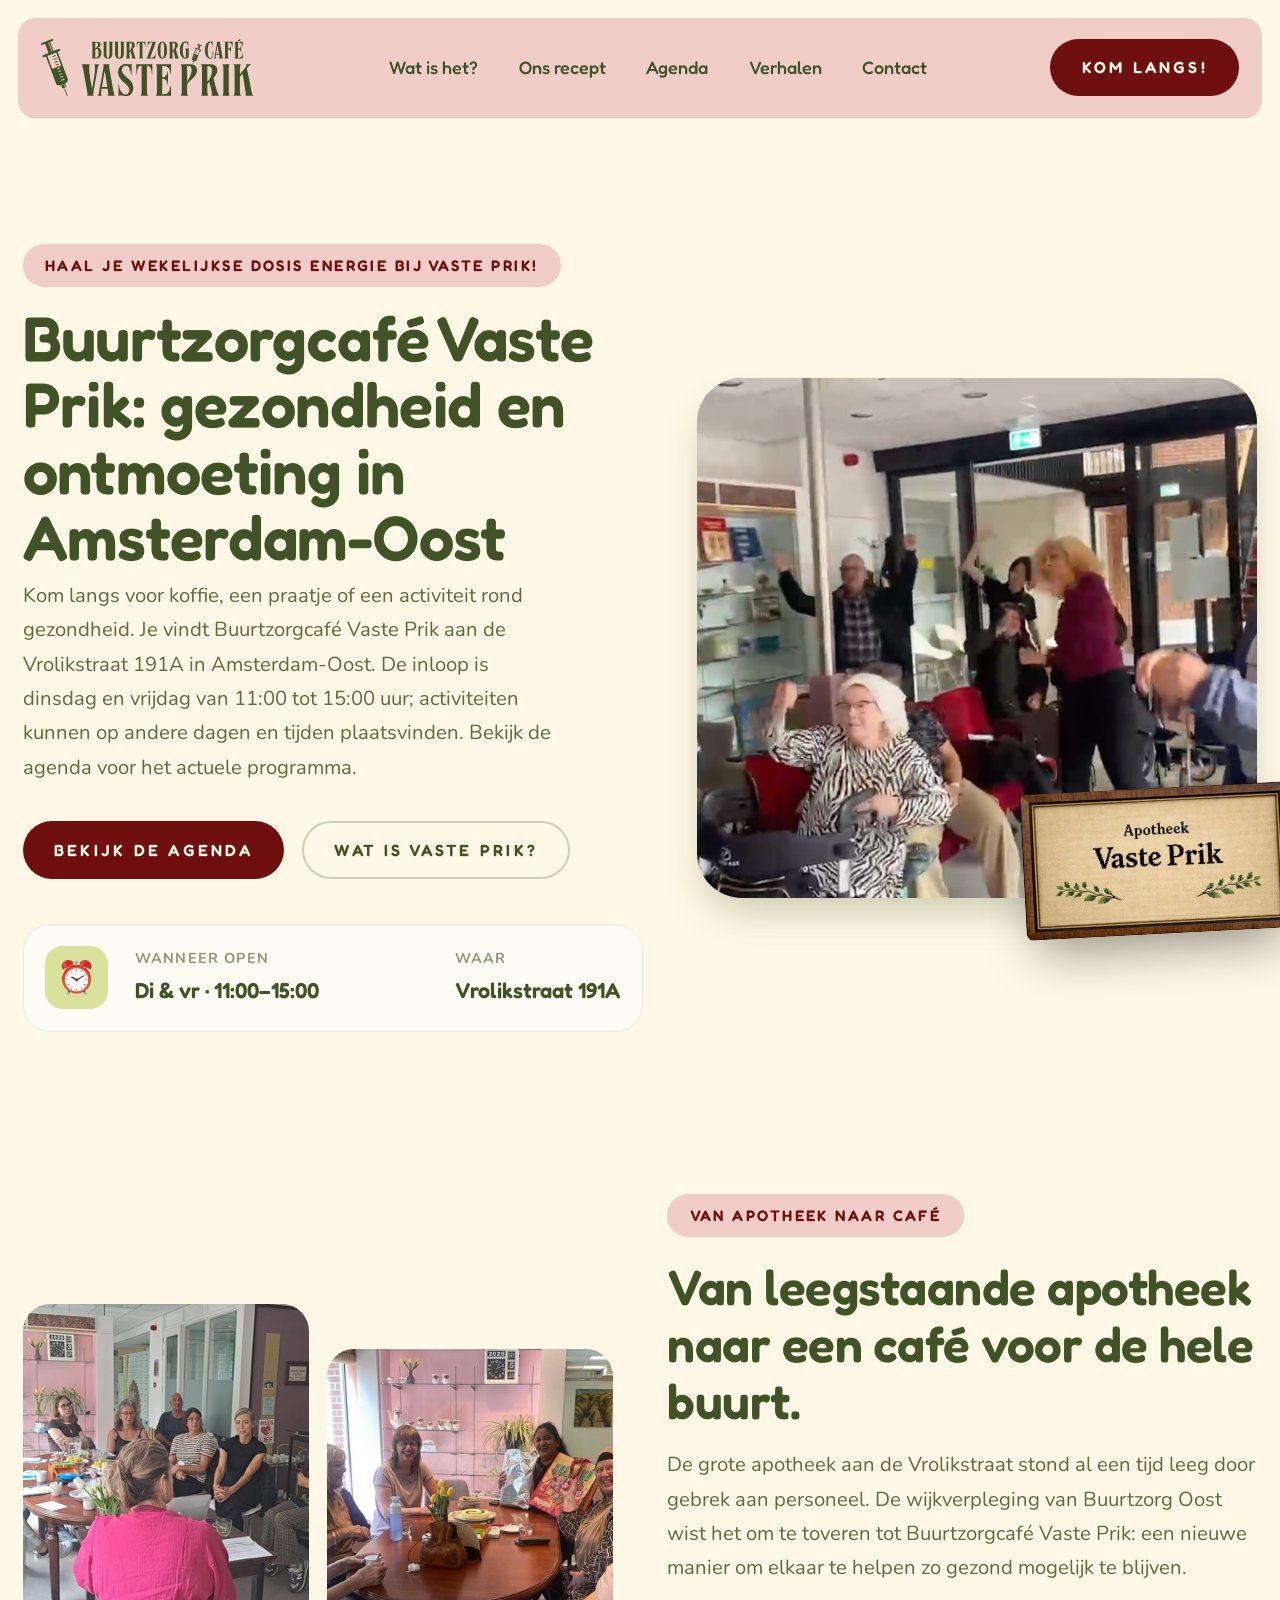
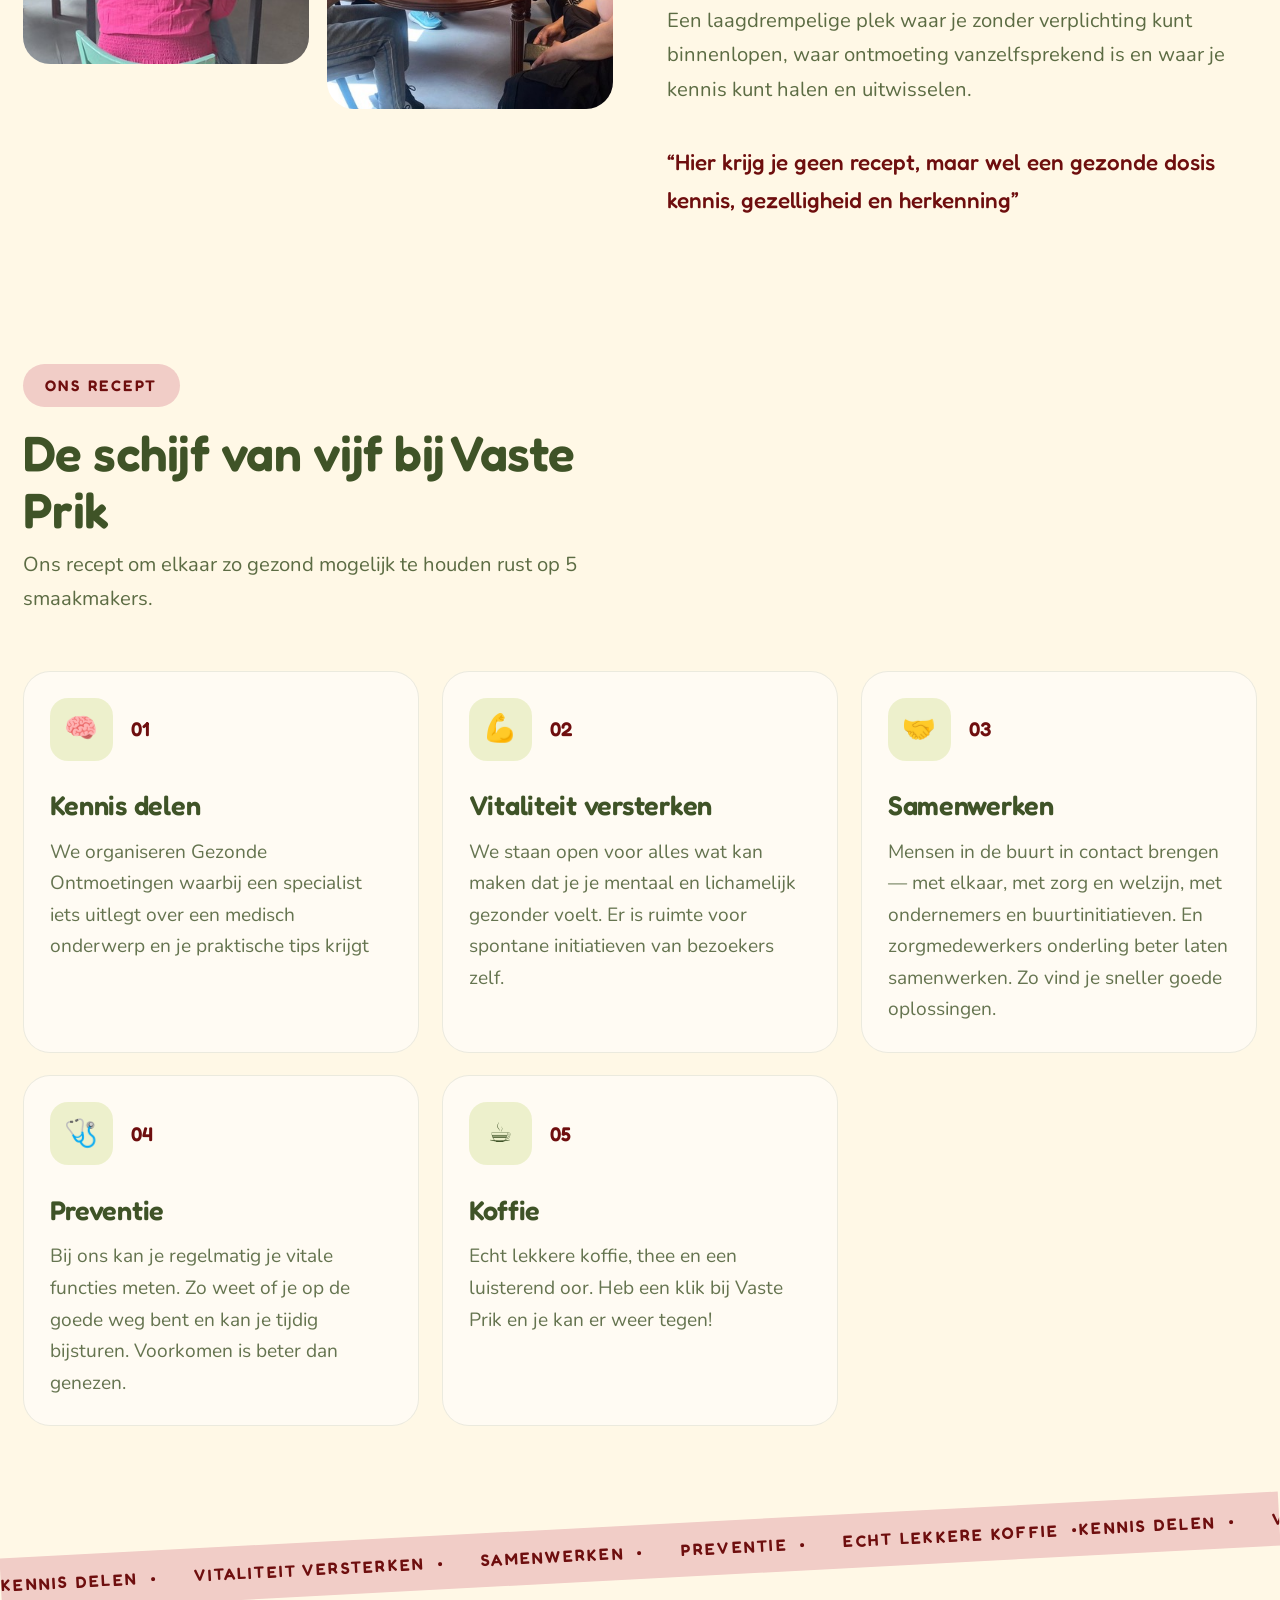
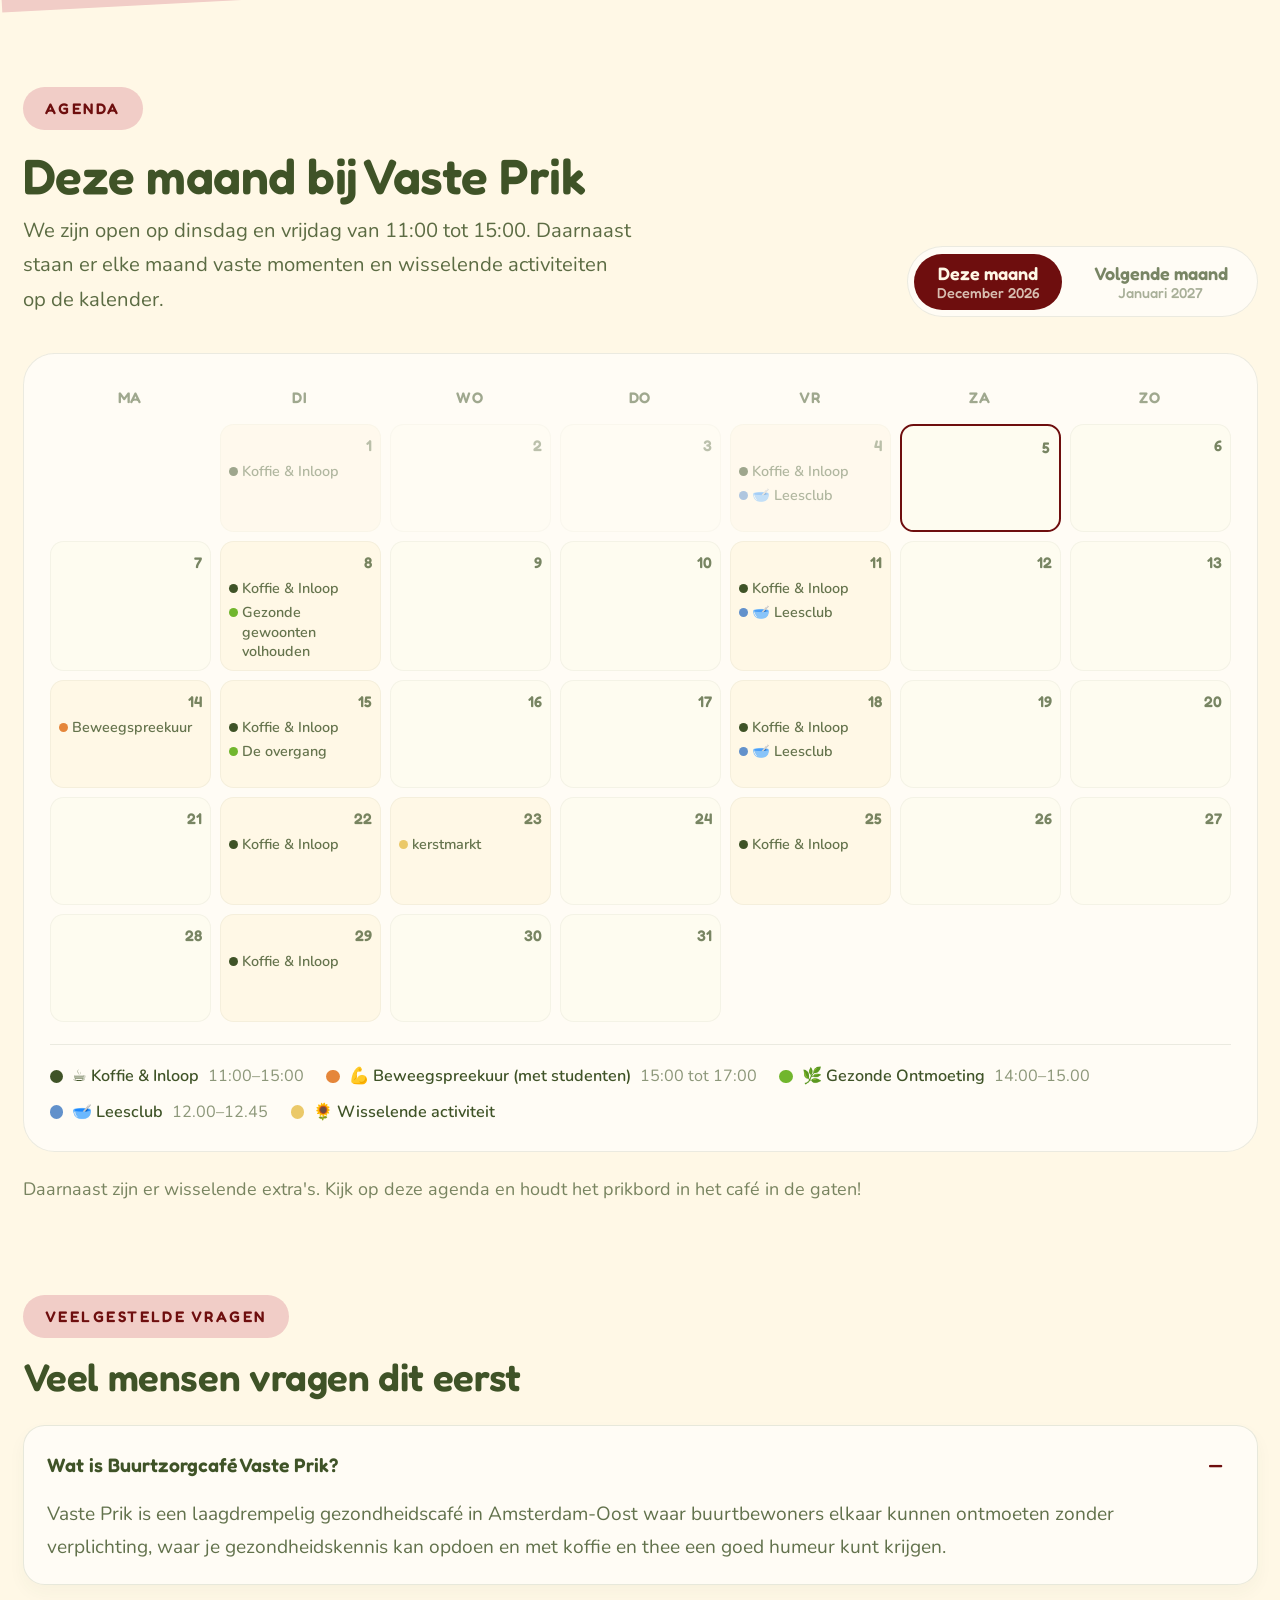
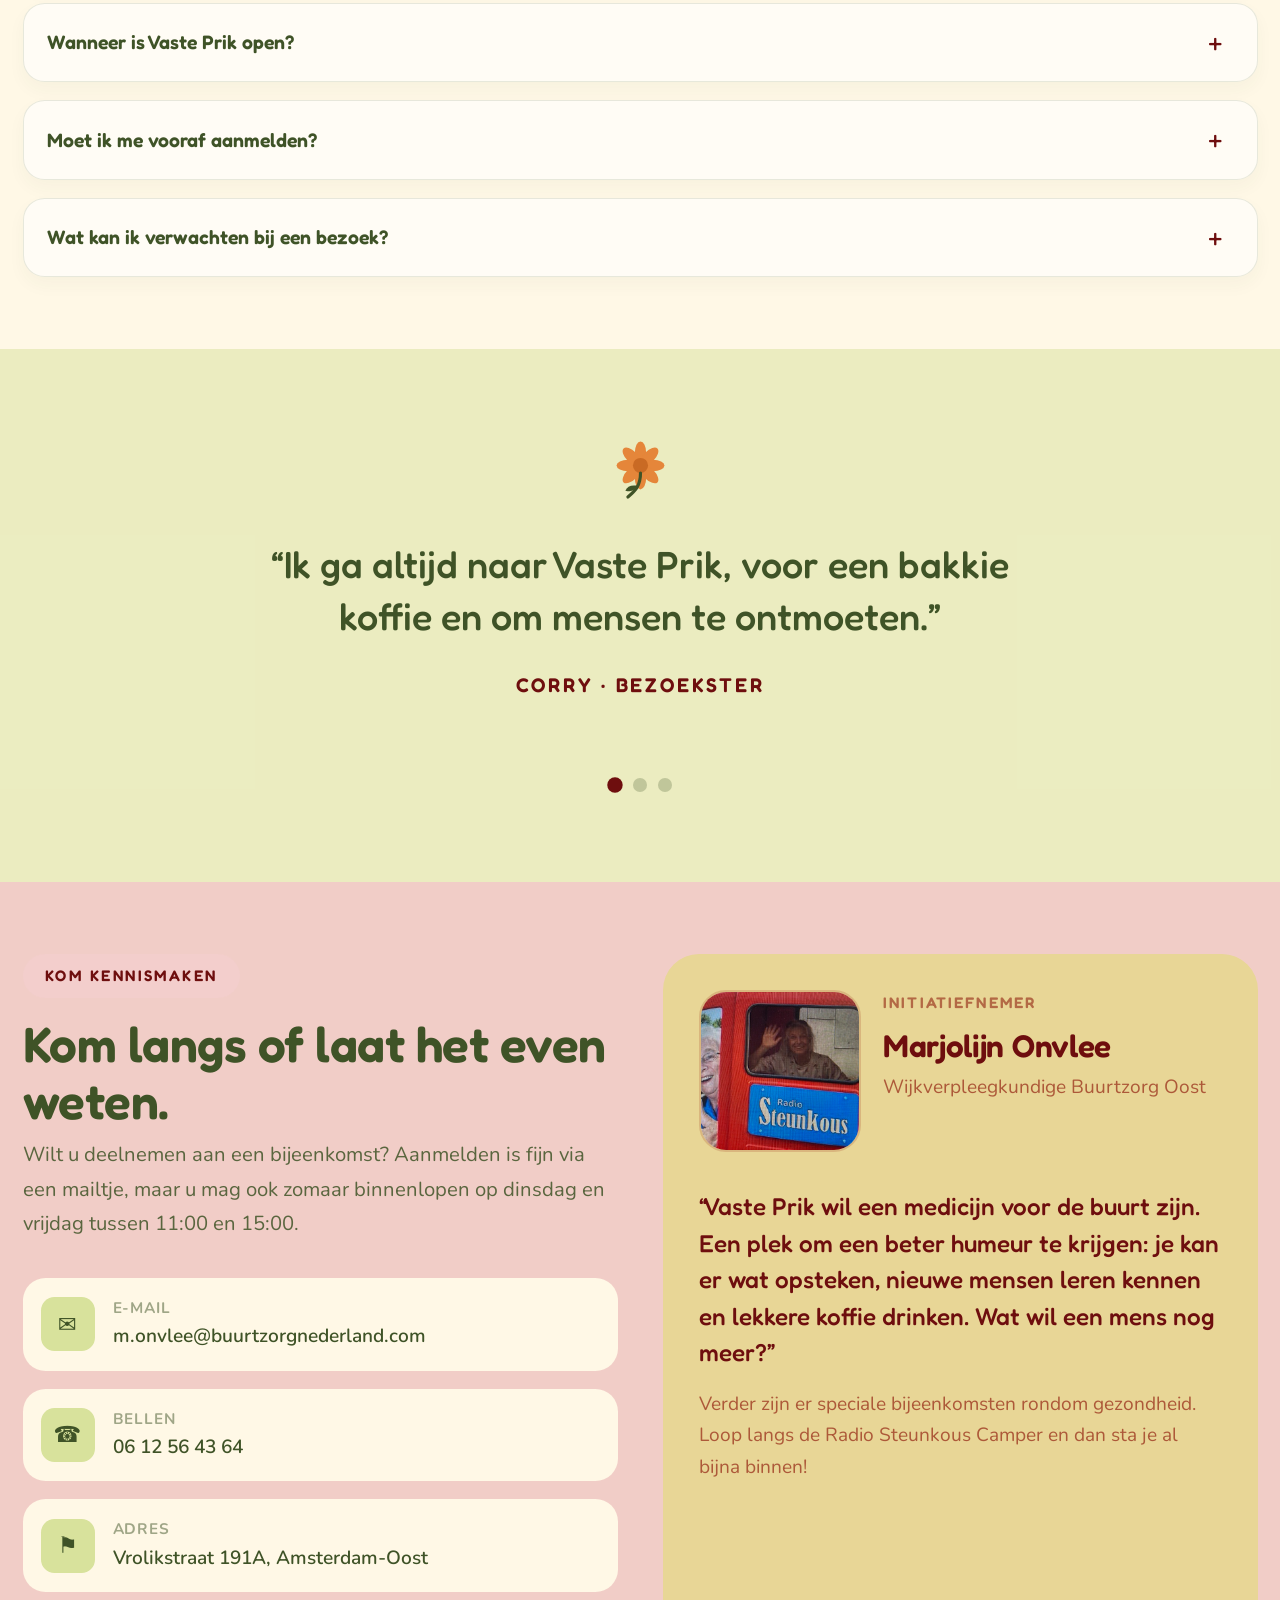
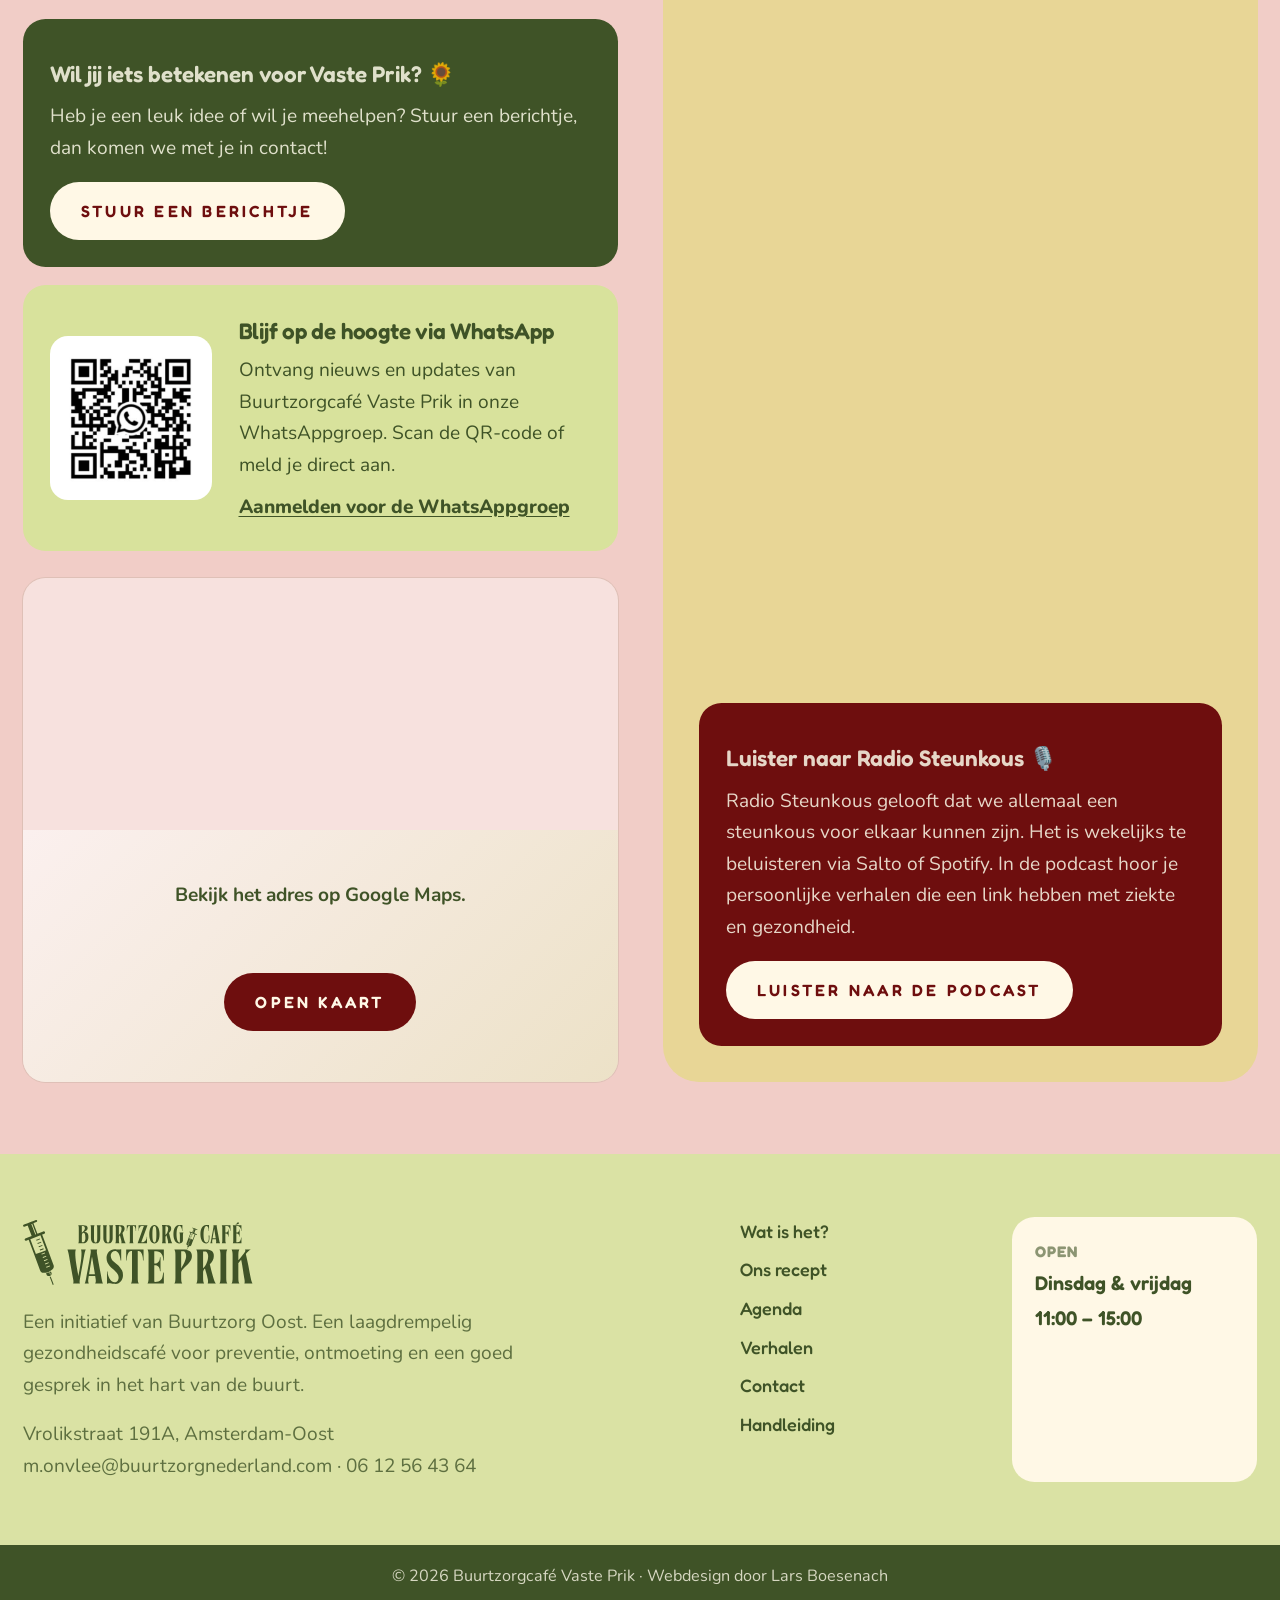
<file: index.html>
<!doctype html>
<html lang="nl">
<head>
  <meta charset="UTF-8" />
  <meta name="viewport" content="width=device-width, initial-scale=1.0" />
  <meta name="description" content="Buurtzorgcafé Vaste Prik is een laagdrempelig gezondheidscafé in Amsterdam-Oost: koffie, kennis delen, beweging, preventie en ontmoetingen in de buurt." />
  <meta name="theme-color" content="#f6dedd" />
  <meta name="robots" content="index, follow" />
  <meta name="author" content="Buurtzorgcafé Vaste Prik" />
  <meta property="og:type" content="website" />
  <meta property="og:site_name" content="Buurtzorgcafé Vaste Prik" />
  <meta property="og:title" content="Buurtzorgcafé Vaste Prik | Gezondheidscafé in Amsterdam-Oost" />
  <meta property="og:description" content="Koffie, ontmoeting en preventie in de buurt. Kom langs bij Buurtzorgcafé Vaste Prik voor een laagdrempelige, gezonde babbel in Amsterdam-Oost." />
  <meta property="og:url" content="https://www.vasteprik.nl/" />
  <meta property="og:image" content="https://www.vasteprik.nl/assets/vaste-prik-logo.jpg" />
  <meta property="og:image:alt" content="Logo van Buurtzorgcafé Vaste Prik" />
  <meta property="og:locale" content="nl_NL" />
  <meta name="twitter:card" content="summary_large_image" />
  <meta name="twitter:title" content="Buurtzorgcafé Vaste Prik" />
  <meta name="twitter:description" content="Koffie, preventie en ontmoeting in de buurt. Ontdek Buurtzorgcafé Vaste Prik in Amsterdam-Oost." />
  <meta name="twitter:image" content="https://www.vasteprik.nl/assets/vaste-prik-logo.jpg" />
  <link rel="canonical" href="https://www.vasteprik.nl/" />
  <link rel="icon" type="image/svg+xml" href="assets/App-symbool-vasteprik.svg" />
  <link rel="icon" href="favicon.ico" sizes="any" />
  <link rel="icon" type="image/png" sizes="256x256" href="assets/vaste-prik-logo-256.png" />
  <link rel="manifest" href="site.webmanifest" />
  <script type="application/ld+json">
    {
      "@context": "https://schema.org",
      "@type": "Organization",
      "name": "Buurtzorgcafé Vaste Prik",
      "url": "https://www.vasteprik.nl/",
      "logo": "https://www.vasteprik.nl/assets/vaste-prik-logo-256.png",
      "description": "Een laagdrempelig gezondheidscafé voor ontmoeting, kennis delen en preventie in Amsterdam-Oost."
    }
  </script>
  <title>Buurtzorgcafé Vaste Prik | Gezondheid, koffie en ontmoeting in Amsterdam-Oost</title>
  <link rel="stylesheet" href="style.css?v=2" />
</head>
<body>

  <!-- Nav -->
  <div class="site-header-wrap">
    <header class="site-header">
      <div class="wrap header-inner">
        <a href="#top" class="brand brand-new" aria-label="Vaste Prik, nieuw logo">
          <img src="assets/Logo-symbool%20-%20Vaste-Prik%20-%3E.svg" alt="" class="brand-symbol" />
          <img src="assets/Vaste%20Prik%20Logo.svg" alt="Vaste Prik" class="brand-svg-logo" />
        </a>
        <nav class="main-nav" aria-label="Hoofdnavigatie">
          <a href="#wat">Wat is het?</a>
          <a href="#recept">Ons recept</a>
          <a href="#agenda">Agenda</a>
          <a href="#verhalen">Verhalen</a>
          <a href="#contact">Contact</a>
        </nav>
        <a href="#contact" class="btn btn-solid">Kom langs!</a>
      </div>
    </header>
  </div>

  <main id="top">

    <!-- Hero -->
    <section class="hero">
      <div class="wrap hero-grid">
        <div class="hero-copy">
          <span class="pill">Haal je wekelijkse dosis energie bij Vaste Prik!</span>
          <h1 data-c="hero.titel">Buurtzorgcafé Vaste Prik: gezondheid en ontmoeting in Amsterdam-Oost</h1>
          <p class="lead" data-c="hero.tekst">
            Kom langs voor koffie, een praatje of een activiteit rond gezondheid. Je vindt
            Buurtzorgcafé Vaste Prik aan de Vrolikstraat 191A in Amsterdam-Oost. De inloop is
            dinsdag en vrijdag van 11:00 tot 15:00 uur; activiteiten kunnen op andere dagen
            en tijden plaatsvinden. Bekijk de agenda voor het actuele programma.
          </p>
          <div class="hero-buttons">
            <a href="#agenda" class="btn btn-solid">Bekijk de agenda</a>
            <a href="#wat" class="btn btn-ghost">Wat is Vaste Prik?</a>
          </div>

          <div class="hero-info">
            <span class="hero-info-icon">⏰</span>
            <div class="hero-info-cols">
              <div>
                <p class="label">Wanneer open</p>
                <p class="value">Di &amp; vr · 11:00–15:00</p>
              </div>
              <div>
                <p class="label">Waar</p>
                <p class="value" data-c="contact.adres_kort">Vrolikstraat 191A</p>
              </div>
            </div>
          </div>
        </div>

        <div class="hero-media">
          <div class="hero-photo-frame">
            <img
              src="assets/vaste-prik-dansactiviteit.jpg"
              alt="Dansactiviteit bij Buurtzorgcafé Vaste Prik"
              data-c-src="hero.foto"
              data-c-alt="hero.foto_alt"
              data-c-lightbox-src="hero.lightbox_foto"
              data-lightbox
              tabindex="0"
            />
          </div>
          <img
            src="assets/bordje-vaste-prik.jpg"
            alt="Geborduurd bordje met de tekst Apotheek Vaste Prik"
            data-c-src="hero.bordje"
            data-c-alt="hero.bordje_alt"
            class="hero-badge"
            data-lightbox
            tabindex="0"
          />
        </div>
      </div>
    </section>

    <!-- Wat is het -->
    <section id="wat" class="section">
      <div class="wrap wat-grid">
        <div class="wat-images">
          <img
            src="assets/vaste-prik-2.jpeg"
            alt="Bijscholing bij Buurtzorgcafé Vaste Prik"
            data-c-src="wat.foto1"
            data-c-alt="wat.foto1_alt"
            class="wat-img wat-img-1"
            data-lightbox
            tabindex="0"
          />
          <img
            src="assets/vaste-prik-3.jpeg"
            alt="Verjaardag bij Buurtzorgcafé Vaste Prik"
            data-c-src="wat.foto2"
            data-c-alt="wat.foto2_alt"
            class="wat-img wat-img-2"
            data-lightbox
            tabindex="0"
          />
        </div>
        <div class="wat-copy">
          <span class="pill">Van apotheek naar café</span>
          <h2 data-c="wat.titel">Van leegstaande apotheek naar een café voor de hele buurt.</h2>
          <div data-c-lijst="wat.alineas">
          <p>
            De grote apotheek aan de Vrolikstraat stond al een tijd leeg door gebrek aan
            personeel. De wijkverpleging van Buurtzorg Oost wist het om te toveren tot
            Buurtzorgcafé Vaste Prik: een nieuwe manier om elkaar te helpen zo gezond
            mogelijk te blijven.
          </p>
          <p>
            Een laagdrempelige plek waar je zonder verplichting kunt binnenlopen, mag blijven
            hangen en waar ontmoeting vanzelfsprekend is.
          </p>
          </div>
          <p class="quote" data-c="wat.quote" data-c-quotes>
            &ldquo;Je komt hier voor een prik van verbinding, een injectie van kennis en een
            shot herkenning.&rdquo;
          </p>
        </div>
      </div>
    </section>

    <!-- Ons recept -->
    <section id="recept" class="section">
      <div class="wrap">
        <div class="recept-intro">
          <span class="pill">Ons recept</span>
          <h2>De schijf van vijf bij Vaste Prik</h2>
          <p class="lead" data-c="recept.intro">Ons recept om elkaar zo gezond mogelijk te houden rust op 5 smaakmakers.</p>
        </div>

        <div class="recept-grid" id="recept-grid">
          <div class="recept-card">
            <div class="recept-head">
              <span class="recept-icon">🧠</span>
              <span class="recept-num">01</span>
            </div>
            <h3>Kennis delen</h3>
            <p>Gezonde Ontmoetingen om kennis te delen, klachten te voorkomen of draaglijker te maken.</p>
          </div>
          <div class="recept-card">
            <div class="recept-head">
              <span class="recept-icon">💪</span>
              <span class="recept-num">02</span>
            </div>
            <h3>Vitaliteit versterken</h3>
            <p>De mentale en lichamelijke gezondheid verbeteren. Er is ruimte voor spontane initiatieven die bezoekers zelf aandragen.</p>
          </div>
          <div class="recept-card">
            <div class="recept-head">
              <span class="recept-icon">🤝</span>
              <span class="recept-num">03</span>
            </div>
            <h3>Samenwerken</h3>
            <p>Mensen in de buurt in contact brengen — met elkaar, met zorg en welzijn, met ondernemers en buurtinitiatieven. En zorgmedewerkers onderling beter laten samenwerken.</p>
          </div>
          <div class="recept-card">
            <div class="recept-head">
              <span class="recept-icon">🩺</span>
              <span class="recept-num">04</span>
            </div>
            <h3>Preventie</h3>
            <p>Beter voorkomen dan genezen. Laat regelmatig je vitale functies meten en weet of je op de goede weg bent.</p>
          </div>
          <div class="recept-card">
            <div class="recept-head">
              <span class="recept-icon">☕</span>
              <span class="recept-num">05</span>
            </div>
            <h3>Koffie</h3>
            <p>Echt lekkere koffie, thee en een luisterend oor. Heb een klik bij Vaste Prik en je kan er weer tegen!</p>
          </div>
        </div>
      </div>
    </section>

    <!-- Marquee -->
    <div class="marquee-outer">
      <div class="marquee-track">
        <div class="marquee-group">
          <span>Kennis delen &nbsp;&bull;</span>
          <span>Vitaliteit versterken &nbsp;&bull;</span>
          <span>Samenwerken &nbsp;&bull;</span>
          <span>Preventie &nbsp;&bull;</span>
          <span>Echt lekkere koffie &nbsp;&bull;</span>
        </div>
        <div class="marquee-group">
          <span>Kennis delen &nbsp;&bull;</span>
          <span>Vitaliteit versterken &nbsp;&bull;</span>
          <span>Samenwerken &nbsp;&bull;</span>
          <span>Preventie &nbsp;&bull;</span>
          <span>Echt lekkere koffie &nbsp;&bull;</span>
        </div>
      </div>
    </div>

    <!-- Agenda -->
    <section id="agenda" class="section">
      <div class="wrap">
        <div class="agenda-head">
          <div class="agenda-intro">
            <span class="pill">Agenda</span>
            <h2 id="agenda-title">Deze maand bij Vaste Prik</h2>
            <p class="lead" data-c="agenda.intro">
              We zijn open op dinsdag en vrijdag van 11:00 tot 15:00. Daarnaast staan er elke
              maand vaste momenten en wisselende activiteiten op de kalender.
            </p>
          </div>
          <div class="month-toggle" role="group" aria-label="Kies maand">
            <button type="button" class="month-btn" data-offset="0">
              <span class="month-btn-label">Deze maand</span>
              <span class="month-btn-sub"></span>
            </button>
            <button type="button" class="month-btn" data-offset="1">
              <span class="month-btn-label">Volgende maand</span>
              <span class="month-btn-sub"></span>
            </button>
          </div>
        </div>

        <div class="calendar-wrap">
          <div class="calendar-weekdays">
            <div>ma</div><div>di</div><div>wo</div><div>do</div><div>vr</div><div>za</div><div>zo</div>
          </div>
          <div class="calendar-grid" id="calendar-grid"></div>

          <div class="calendar-legend" id="calendar-legend"></div>
        </div>

        <p class="agenda-note" data-c="agenda.notitie">
          Daarnaast zijn er wisselende extra's zoals een grote pan couscous, gezonde soep, een
          filmmiddag of een extra bloeddrukmoment. Houd het prikbord in het café in de
          gaten!
        </p>
      </div>
    </section>

    <section id="faq" class="section faq-section">
      <div class="wrap">
        <div class="faq-header">
          <span class="pill">Veelgestelde vragen</span>
          <h2>Veel mensen vragen dit eerst</h2>
        </div>
        <div class="faq-list" id="faq-list"></div>
      </div>
    </section>

    <!-- Verhalen -->
    <section id="verhalen" class="testimonial-section">
      <div class="wrap testimonial-wrap">
        <div class="testimonial-slider" data-testimonials aria-live="polite">
          <svg class="marigold" viewBox="0 0 100 100" aria-hidden="true">
            <g transform="translate(50 42)">
              <ellipse cx="0" cy="-20" rx="9" ry="18" fill="var(--vp-orange)" transform="rotate(0)" />
              <ellipse cx="0" cy="-20" rx="9" ry="18" fill="var(--vp-orange)" transform="rotate(45)" />
              <ellipse cx="0" cy="-20" rx="9" ry="18" fill="var(--vp-orange)" transform="rotate(90)" />
              <ellipse cx="0" cy="-20" rx="9" ry="18" fill="var(--vp-orange)" transform="rotate(135)" />
              <ellipse cx="0" cy="-20" rx="9" ry="18" fill="var(--vp-orange)" transform="rotate(180)" />
              <ellipse cx="0" cy="-20" rx="9" ry="18" fill="var(--vp-orange)" transform="rotate(225)" />
              <ellipse cx="0" cy="-20" rx="9" ry="18" fill="var(--vp-orange)" transform="rotate(270)" />
              <ellipse cx="0" cy="-20" rx="9" ry="18" fill="var(--vp-orange)" transform="rotate(315)" />
              <circle r="12" fill="#c96a24" />
            </g>
            <path d="M50 54 C 50 74, 42 82, 30 92" fill="none" stroke="var(--vp-green)" stroke-width="5" stroke-linecap="round" />
            <path d="M44 74 q -14 -2 -18 8 q 14 4 18 -8Z" fill="var(--vp-green)" />
          </svg>
          <div class="testimonial-track"></div>
          <div class="testimonial-dots" aria-label="Testimonial navigatie"></div>
        </div>
      </div>
    </section>

    <!-- Contact -->
    <section id="contact" class="contact-section">
      <div class="wrap contact-grid">
        <div>
          <span class="pill tint-darker">Kom kennismaken</span>
          <h2>Kom langs of laat het even weten.</h2>
          <p class="lead" data-c="contact.tekst">
            Wilt u deelnemen aan een bijeenkomst? Aanmelden is fijn via een mailtje, maar u mag
            ook zomaar binnenlopen op dinsdag en vrijdag tussen 11:00 en 15:00.
          </p>

          <div class="contact-links">
            <a href="mailto:m.onvlee@buurtzorgnederland.com" data-link="mail" class="contact-link">
              <span class="contact-link-icon">&#9993;</span>
              <span>
                <span class="contact-link-label">E-mail</span>
                <span class="contact-link-value" data-c="contact.email">m.onvlee@buurtzorgnederland.com</span>
              </span>
            </a>
            <a href="tel:0612564364" data-link="tel" class="contact-link">
              <span class="contact-link-icon">&#9742;</span>
              <span>
                <span class="contact-link-label">Bellen</span>
                <span class="contact-link-value" data-c="contact.telefoon">06 12 56 43 64</span>
              </span>
            </a>
            <a
              href="https://www.google.com/maps/search/?api=1&query=Vrolikstraat+191A,+Amsterdam" data-link="maps"
              target="_blank" rel="noreferrer" class="contact-link"
            >
              <span class="contact-link-icon">&#9873;</span>
              <span>
                <span class="contact-link-label">Adres</span>
                <span class="contact-link-value" data-c="contact.adres">Vrolikstraat 191A, Amsterdam-Oost</span>
              </span>
            </a>
          </div>

          <div class="doe-mee">
            <p class="doe-mee-title" data-c="contact.doemee_titel">Wil jij iets betekenen voor Vaste Prik? 🌻</p>
            <p data-c="contact.doemee_tekst">Heb je een leuk idee of wil je meehelpen? Stuur een berichtje, dan komen we met je in contact!</p>
            <a href="mailto:m.onvlee@buurtzorgnederland.com" data-link="mail" class="btn btn-light">Stuur een berichtje</a>
          </div>

          <div class="whatsapp-aanmeldblok">
            <a
              class="whatsapp-qr"
              href="https://chat.whatsapp.com/DFx1guUcWMc1KDXPZRQqZW?mode=gi_t"
              target="_blank" rel="noopener noreferrer"
              aria-label="Aanmelden voor de WhatsAppgroep van Vaste Prik"
            >
              <img
                src="assets/QR-code%20whatsappgroep.png"
                alt="QR-code om lid te worden van de WhatsAppgroep van Vaste Prik"
                width="180" height="180" loading="lazy"
              >
            </a>
            <div class="whatsapp-aanmeldtekst">
              <h3>Blijf op de hoogte via WhatsApp</h3>
              <p>Ontvang nieuws en updates van Buurtzorgcafé Vaste Prik in onze WhatsAppgroep. Scan de QR-code of meld je direct aan.</p>
              <a href="https://chat.whatsapp.com/DFx1guUcWMc1KDXPZRQqZW?mode=gi_t" target="_blank" rel="noopener noreferrer">
                Aanmelden voor de WhatsAppgroep
              </a>
            </div>
          </div>

          <div class="map-embed">
            <iframe
              id="map-embed"
              title="Kaart Vrolikstraat 191A, Amsterdam-Oost"
              src="https://www.google.com/maps?q=Vrolikstraat+191A,+Amsterdam&output=embed"
              data-link="mapembed"
              loading="lazy"
              referrerpolicy="no-referrer-when-downgrade"
            ></iframe>
            <div class="map-fallback" hidden>
              <p>Bekijk het adres op Google Maps.</p>
              <a
                href="https://www.google.com/maps/search/?api=1&query=Vrolikstraat+191A,+Amsterdam"
                target="_blank" rel="noreferrer"
                class="btn btn-solid"
              >
                Open kaart
              </a>
            </div>
          </div>
          
        </div>

        <div class="contact-side">
          <div>
            <div class="contact-person">
              <img
                src="assets/marjolijn-onvlee.jpg"
                alt="Marjolijn Onvlee bij Radio Steunkous"
                data-c-src="contact.persoon.foto"
                data-c-alt="contact.persoon.foto_alt"
                data-lightbox
                tabindex="0"
              />
              <div>
                <p class="contact-person-role" data-c="contact.persoon.rol">Initiatiefnemer</p>
                <h3 data-c="contact.persoon.naam">Marjolijn Onvlee</h3>
                <p class="contact-person-sub" data-c="contact.persoon.functie">Wijkverpleegkundige Buurtzorg Oost</p>
              </div>
            </div>
            <p class="contact-quote" data-c="contact.persoon.quote" data-c-quotes>
              &ldquo;Vaste Prik wil een medicijn voor de buurt zijn. Een plek om een beter humeur
              te krijgen: je kan er wat opsteken, nieuwe mensen leren kennen en lekkere koffie
              drinken. Wat wil een mens nog meer?&rdquo;
            </p>
            <p class="contact-extra" data-c="contact.persoon.extra">
              Verder zijn er speciale bijeenkomsten en cursussen rondom gezondheid. En de Radio
              Steunkous Camper is er ook te bewonderen.
            </p>
          </div>
          <div class="doe-mee radio-steunkous">
            <p class="doe-mee-title" data-c="contact.radio_titel">Luister naar Radio Steunkous 🎙️</p>
            <p data-c="contact.radio_tekst">Iedere dinsdag maakt Marjolijn een nieuwe aflevering van Radio Steunkous. In de podcast komen gezondheid, zorg en ouder worden aan bod, met persoonlijke verhalen en ideeën over hoe je zo gezond en prettig mogelijk ouder wordt.</p>
            <a href="https://www.radiosteunkous.nl/" target="_blank" rel="noopener noreferrer" class="btn btn-light" data-c="contact.radio_knop">Luister naar de podcast</a>
          </div>
        </div>
      </div>
    </section>

  </main>

  <!-- Footer -->
  <footer class="site-footer">
    <div class="wrap footer-grid">
      <div>
        <div class="footer-brand">
          <img src="assets/Logo-symbool%20-%20Vaste-Prik%20-%3E.svg" alt="" class="brand-symbol" />
          <img src="assets/Vaste%20Prik%20Logo.svg" alt="Buurtzorgcafé Vaste Prik" class="brand-svg-logo" />
        </div>
        <p class="footer-desc" data-c="footer.beschrijving">
          Een initiatief van Buurtzorg Oost. Een laagdrempelig gezondheidscafé voor
          preventie, ontmoeting en een goed gesprek in het hart van de buurt.
        </p>
        <p class="footer-contact">
          <a href="https://www.google.com/maps/search/?api=1&query=Vrolikstraat+191A,+Amsterdam" data-link="maps" target="_blank" rel="noreferrer" data-c="contact.adres">
            Vrolikstraat 191A, Amsterdam-Oost
          </a>
          <br />
          <a href="mailto:m.onvlee@buurtzorgnederland.com" data-link="mail" data-c="contact.email">m.onvlee@buurtzorgnederland.com</a>
          &middot;
          <a href="tel:0612564364" data-link="tel" data-c="contact.telefoon">06 12 56 43 64</a>
        </p>
      </div>
      <div class="footer-cols">
        <nav class="footer-nav">
          <a href="#wat">Wat is het?</a>
          <a href="#recept">Ons recept</a>
          <a href="#agenda">Agenda</a>
          <a href="#verhalen">Verhalen</a>
          <a href="#contact">Contact</a>
          <a href="handleiding.html">Handleiding</a>
        </nav>
        <div class="footer-open">
          <p class="footer-open-label">Open</p>
          <p class="footer-open-value">Dinsdag &amp; vrijdag</p>
          <p class="footer-open-value">11:00 – 15:00</p>
        </div>
      </div>
    </div>
    <div class="footer-bottom">
      <span id="footer-year"></span> Buurtzorgcafé Vaste Prik &middot; Webdesign door <a href="https://www.larsboesenach.nl/" target="_blank" rel="noreferrer">Lars Boesenach</a>
    </div>
  </footer>

  <dialog class="lightbox" id="lightbox" aria-label="Vergrote afbeelding">
    <button class="lightbox-close" type="button" aria-label="Afbeelding sluiten">&times;</button>
    <img class="lightbox-image" alt="" />
  </dialog>

  <script type="application/ld+json">
    {
      "@context": "https://schema.org",
      "@type": "HealthClub",
      "name": "Buurtzorgcafé Vaste Prik",
      "description": "Buurtzorgcafé Vaste Prik is een laagdrempelig gezondheidscafé in Amsterdam-Oost waar bezoekers elkaar ontmoeten, kennis delen en gezonder leven.",
      "url": "https://www.vasteprik.nl/",
      "telephone": "+31 6 12 56 43 64",
      "address": {
        "@type": "PostalAddress",
        "streetAddress": "Vrolikstraat 191A",
        "addressLocality": "Amsterdam",
        "addressRegion": "Noord-Holland",
        "postalCode": "1091",
        "addressCountry": "NL"
      },
      "openingHours": [
        "Tu,Fr 11:00-15:00"
      ],
      "sameAs": [],
      "mainEntity": {
        "@type": "Question",
        "name": "Wanneer is Vaste Prik open?",
        "acceptedAnswer": {
          "@type": "Answer",
          "text": "We zijn open op dinsdag en vrijdag van 11:00 tot 15:00. Je bent altijd welkom voor koffie, thee, een praatje of een van de vaste activiteiten."
        }
      }
    }
  </script>

  <script src="script.js"></script>
</body>
</html>
</file>
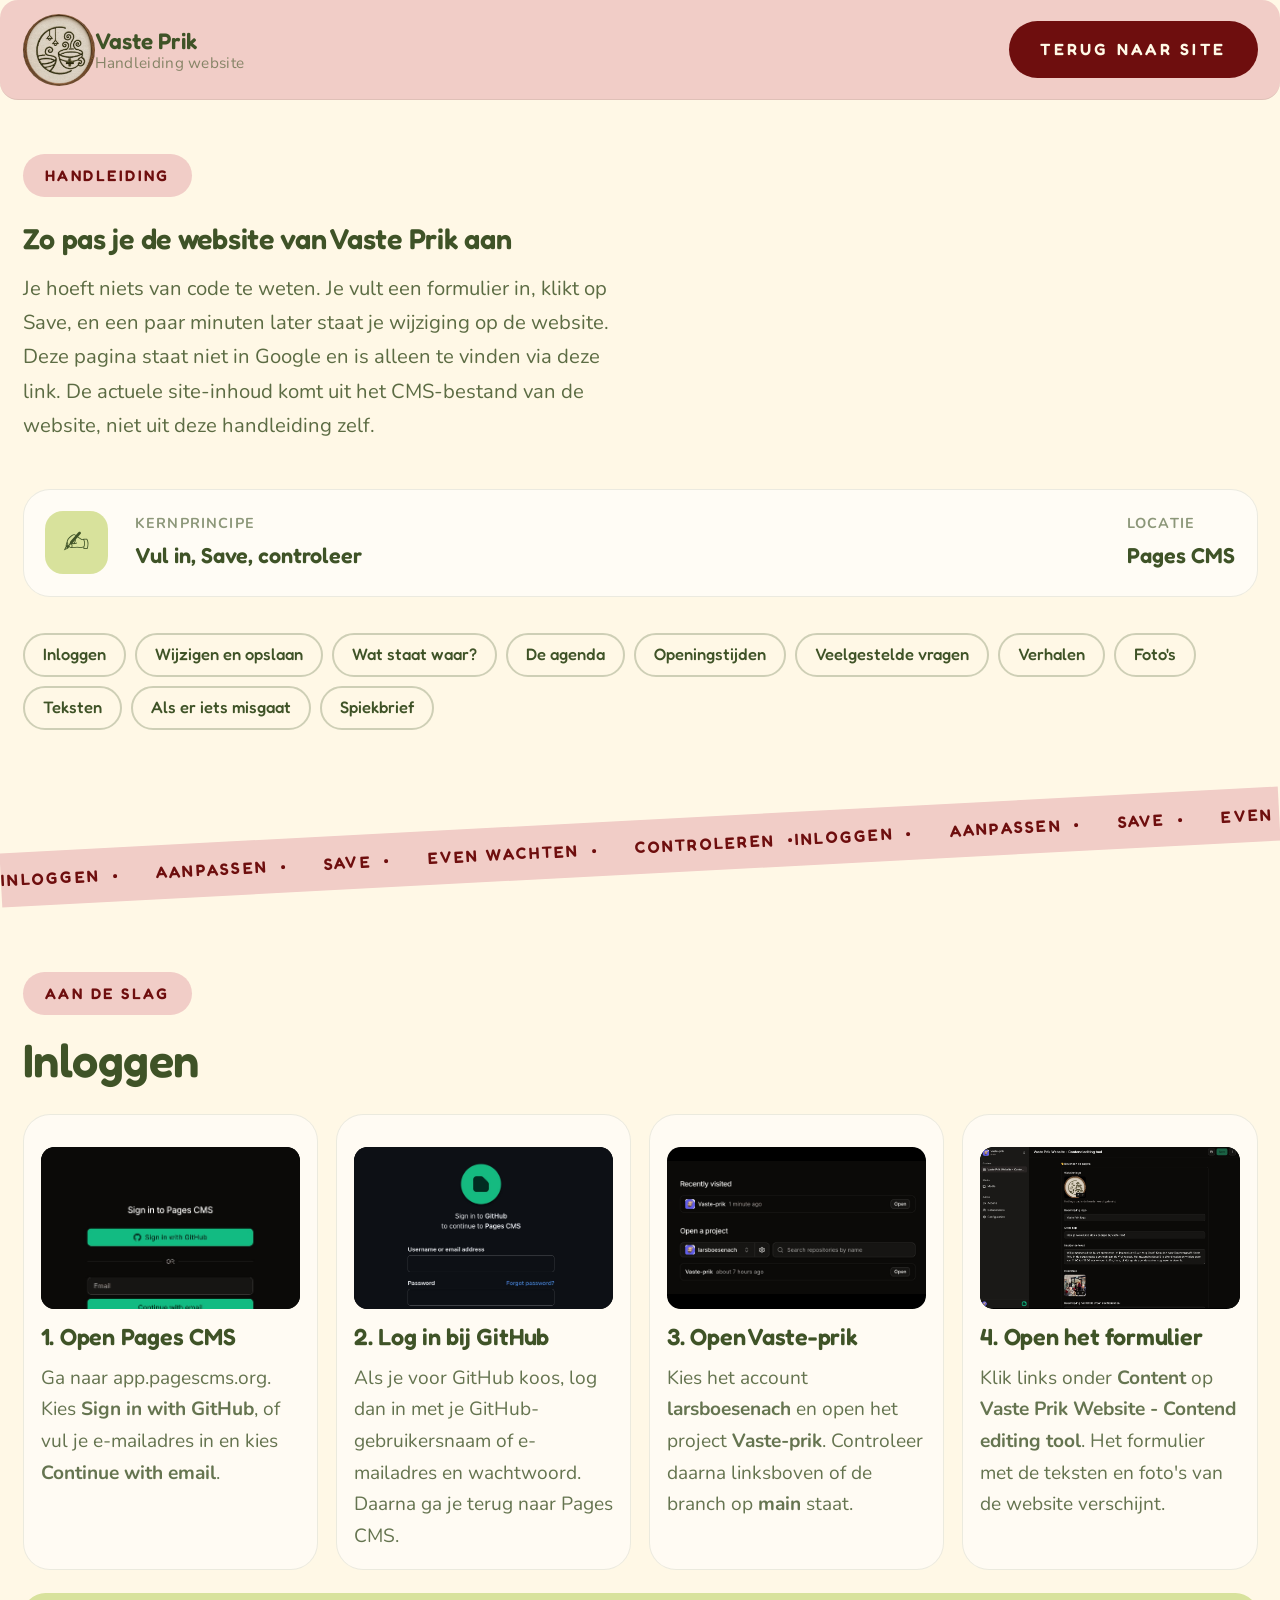
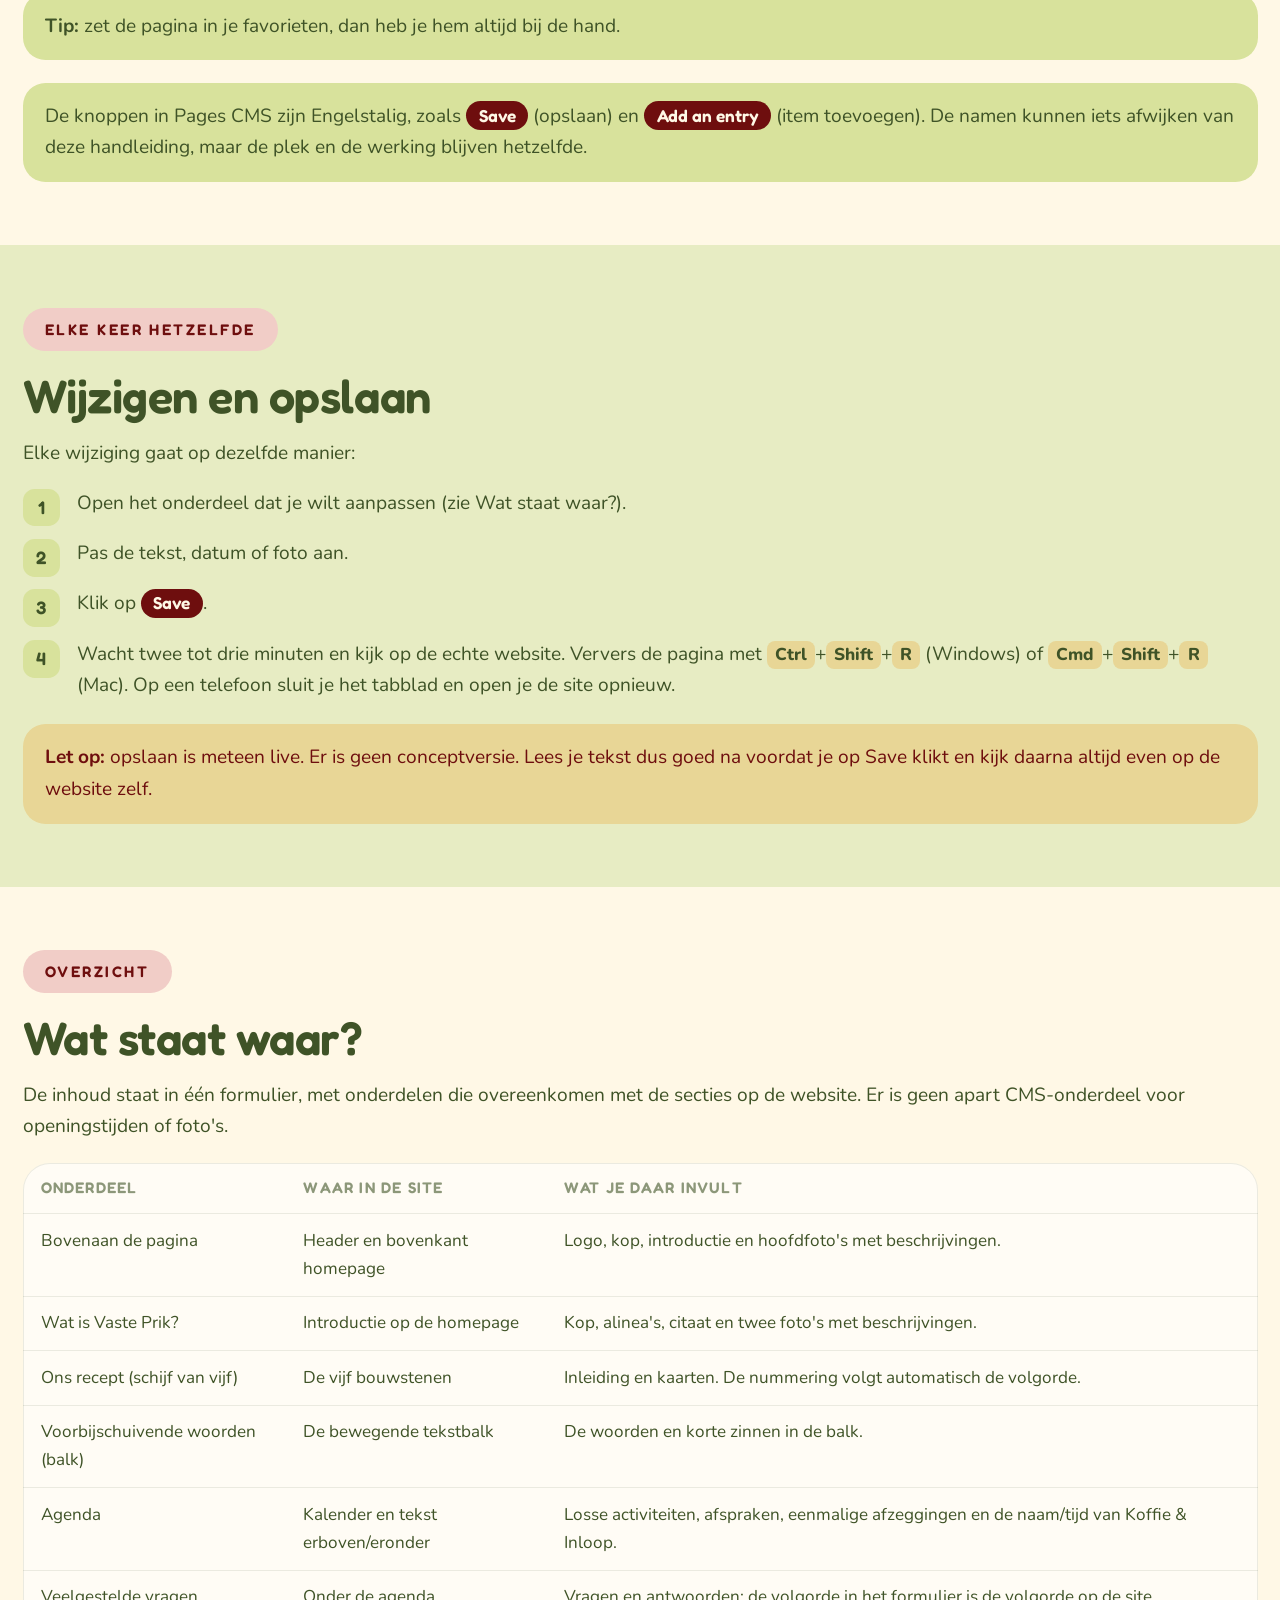
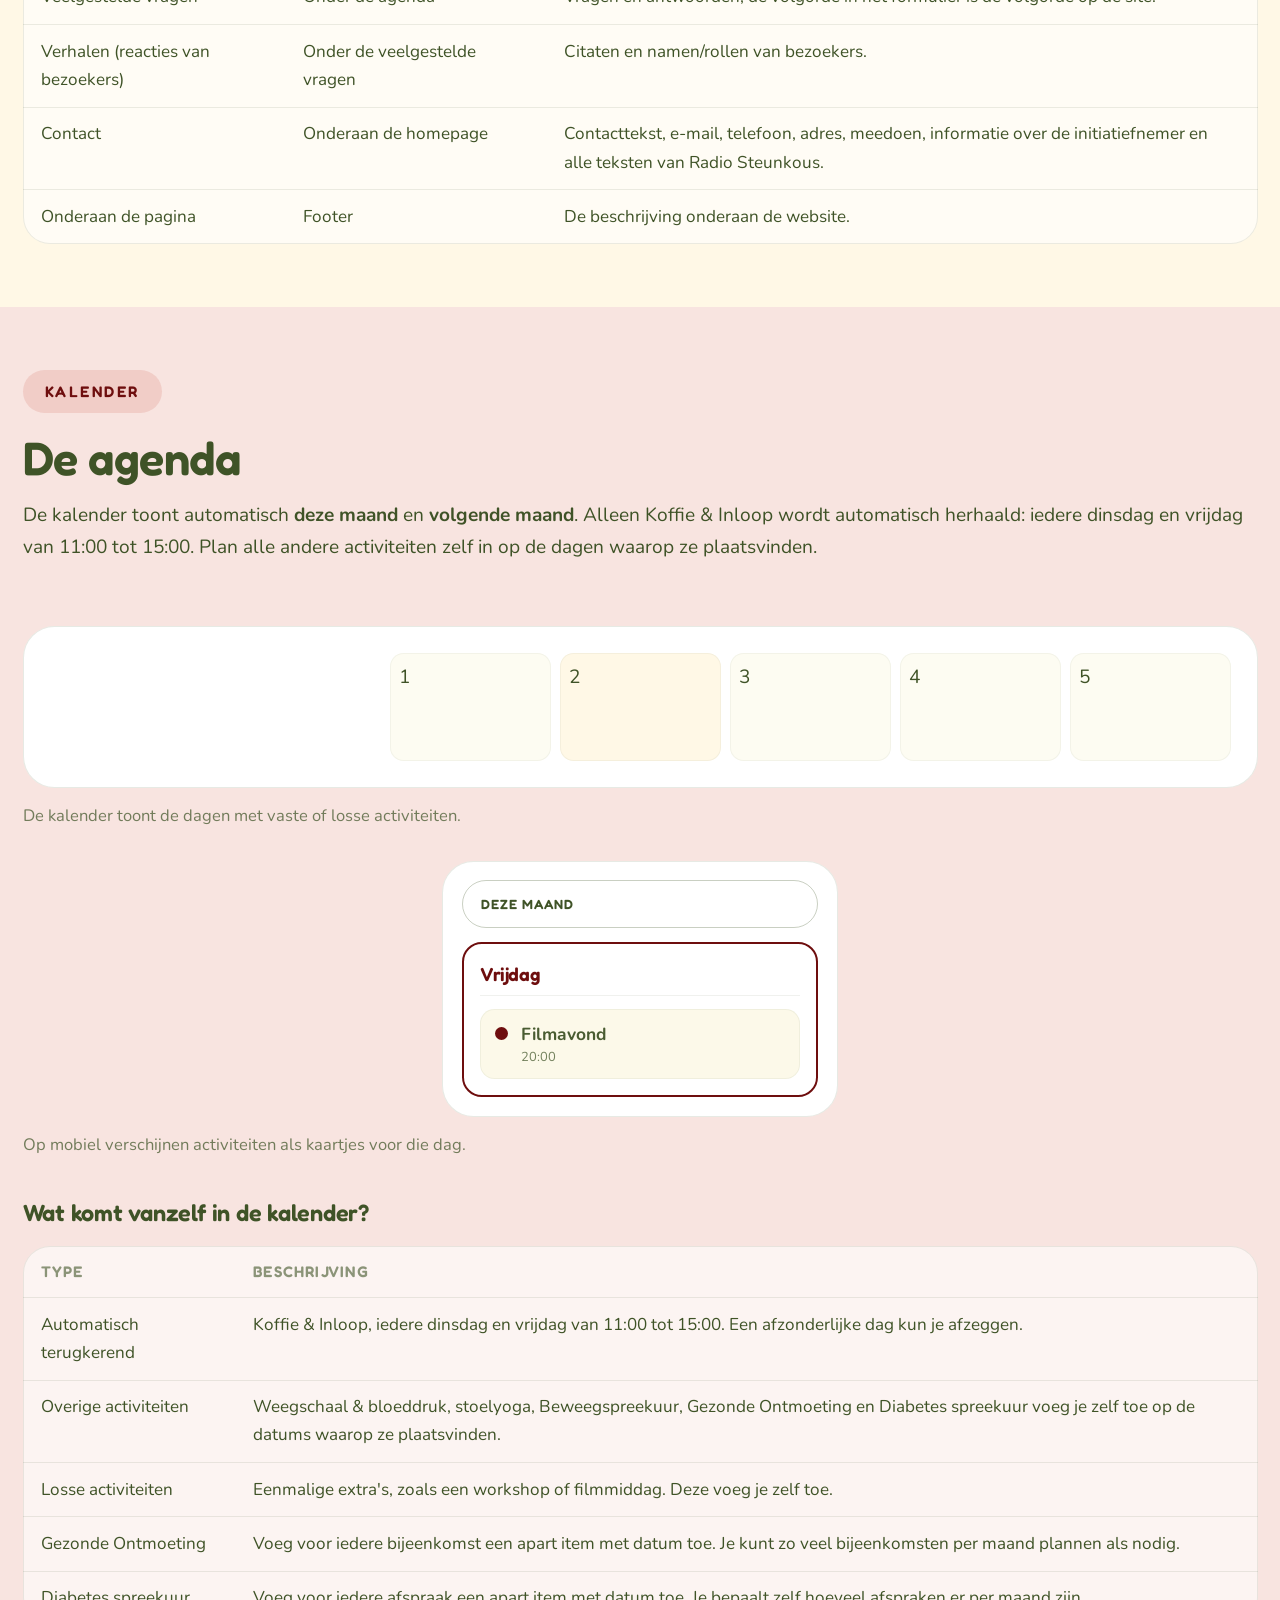
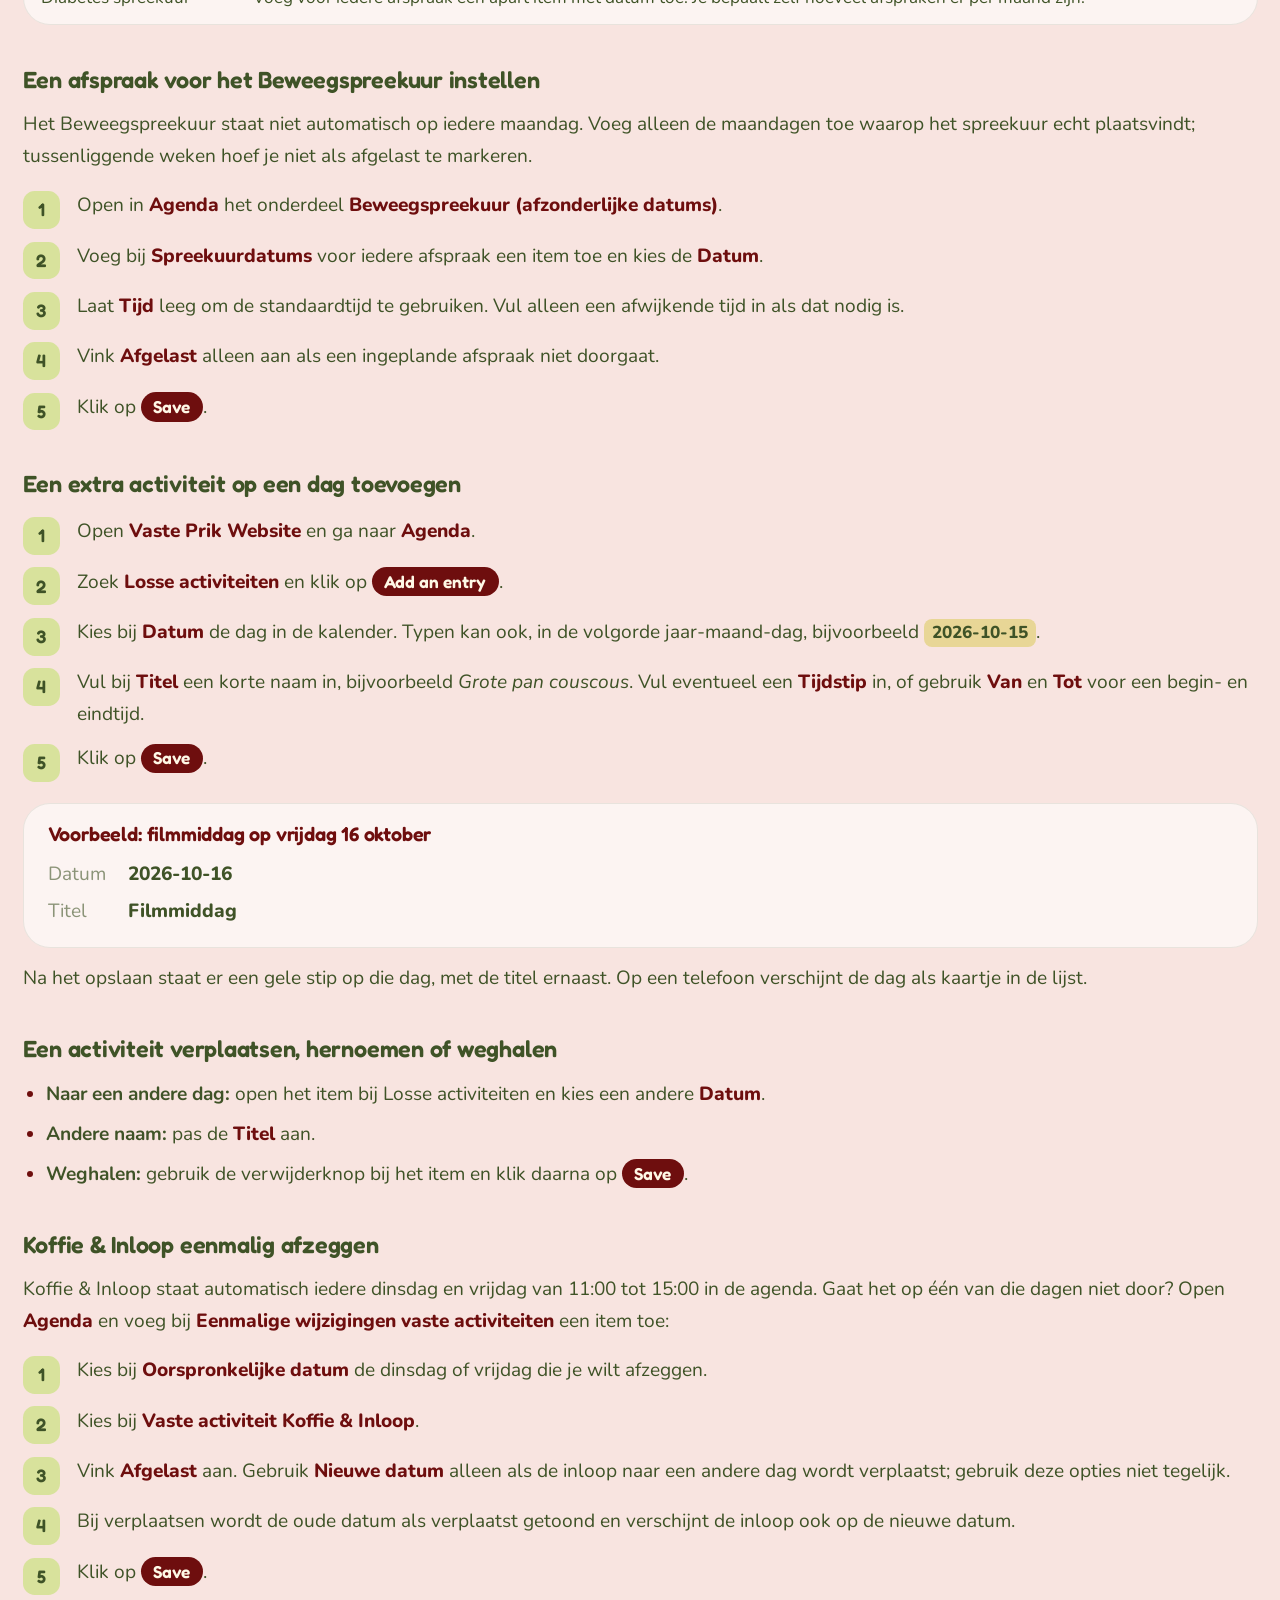
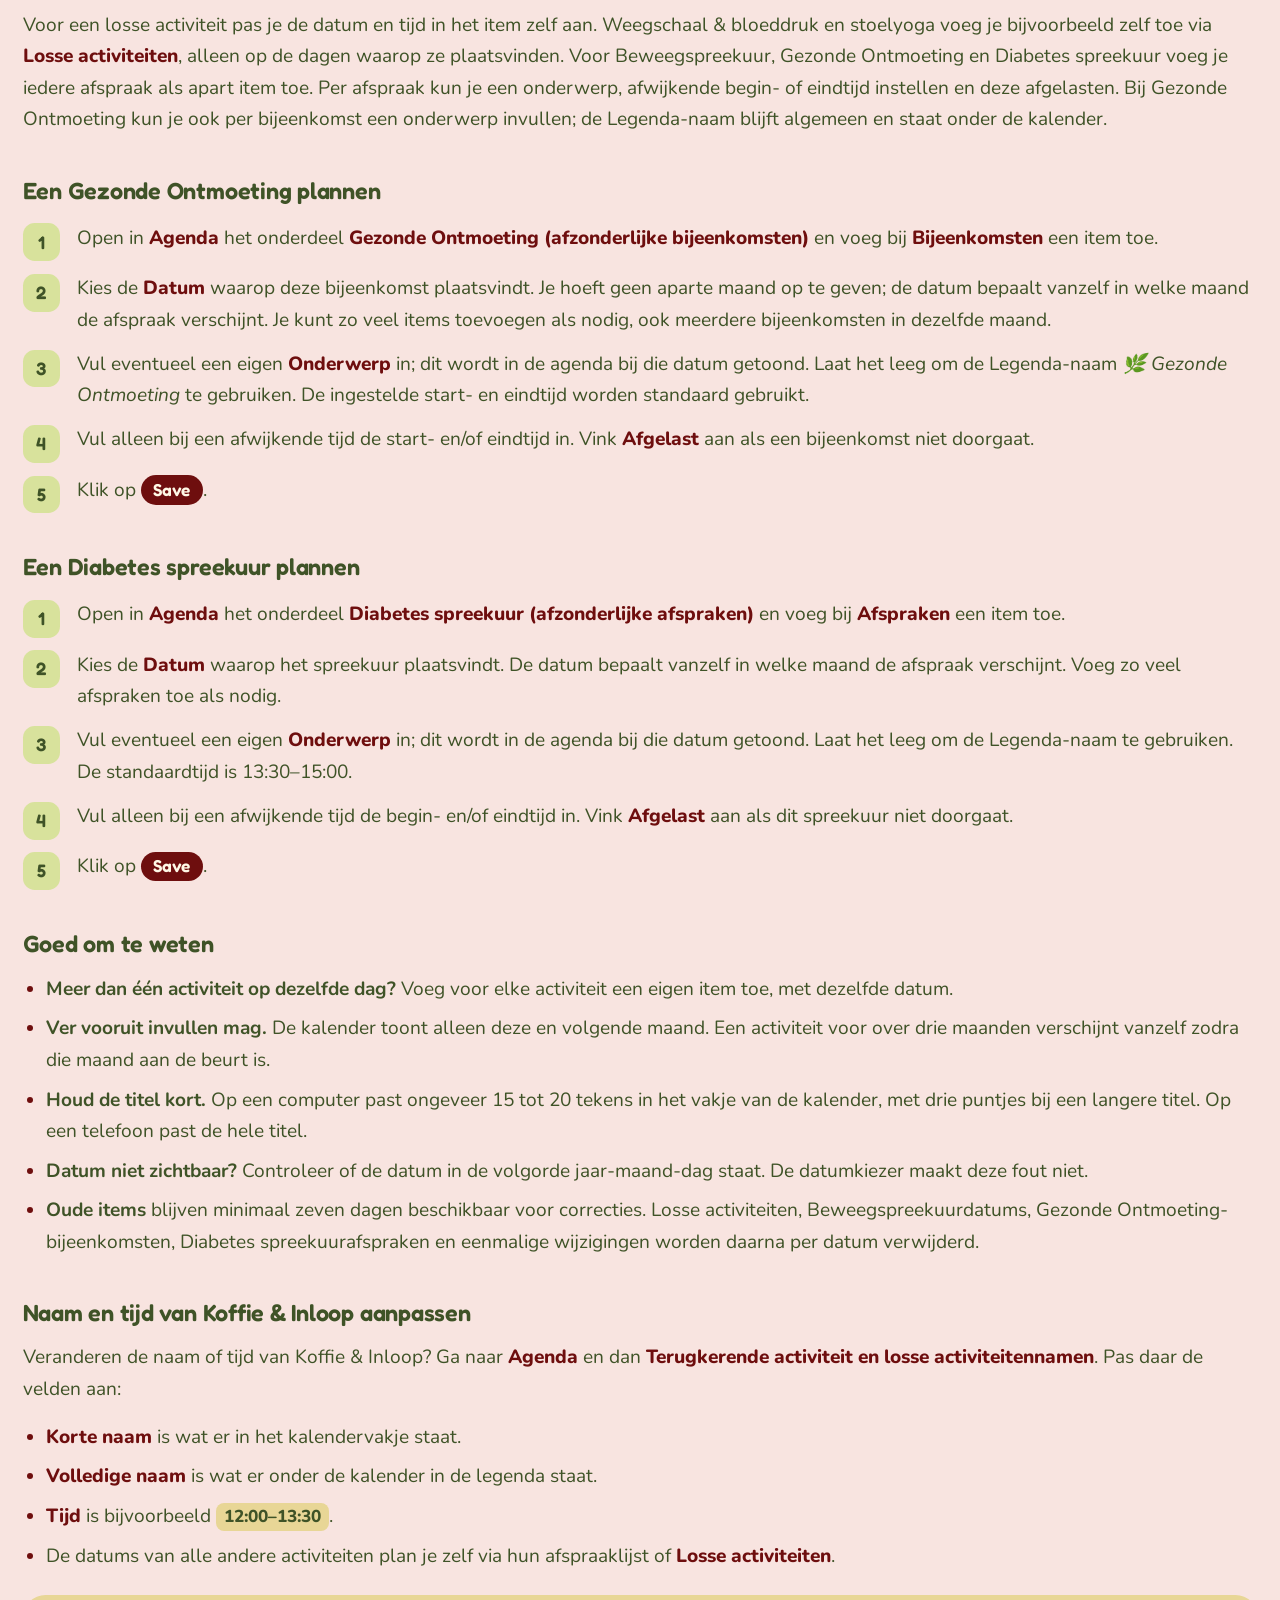
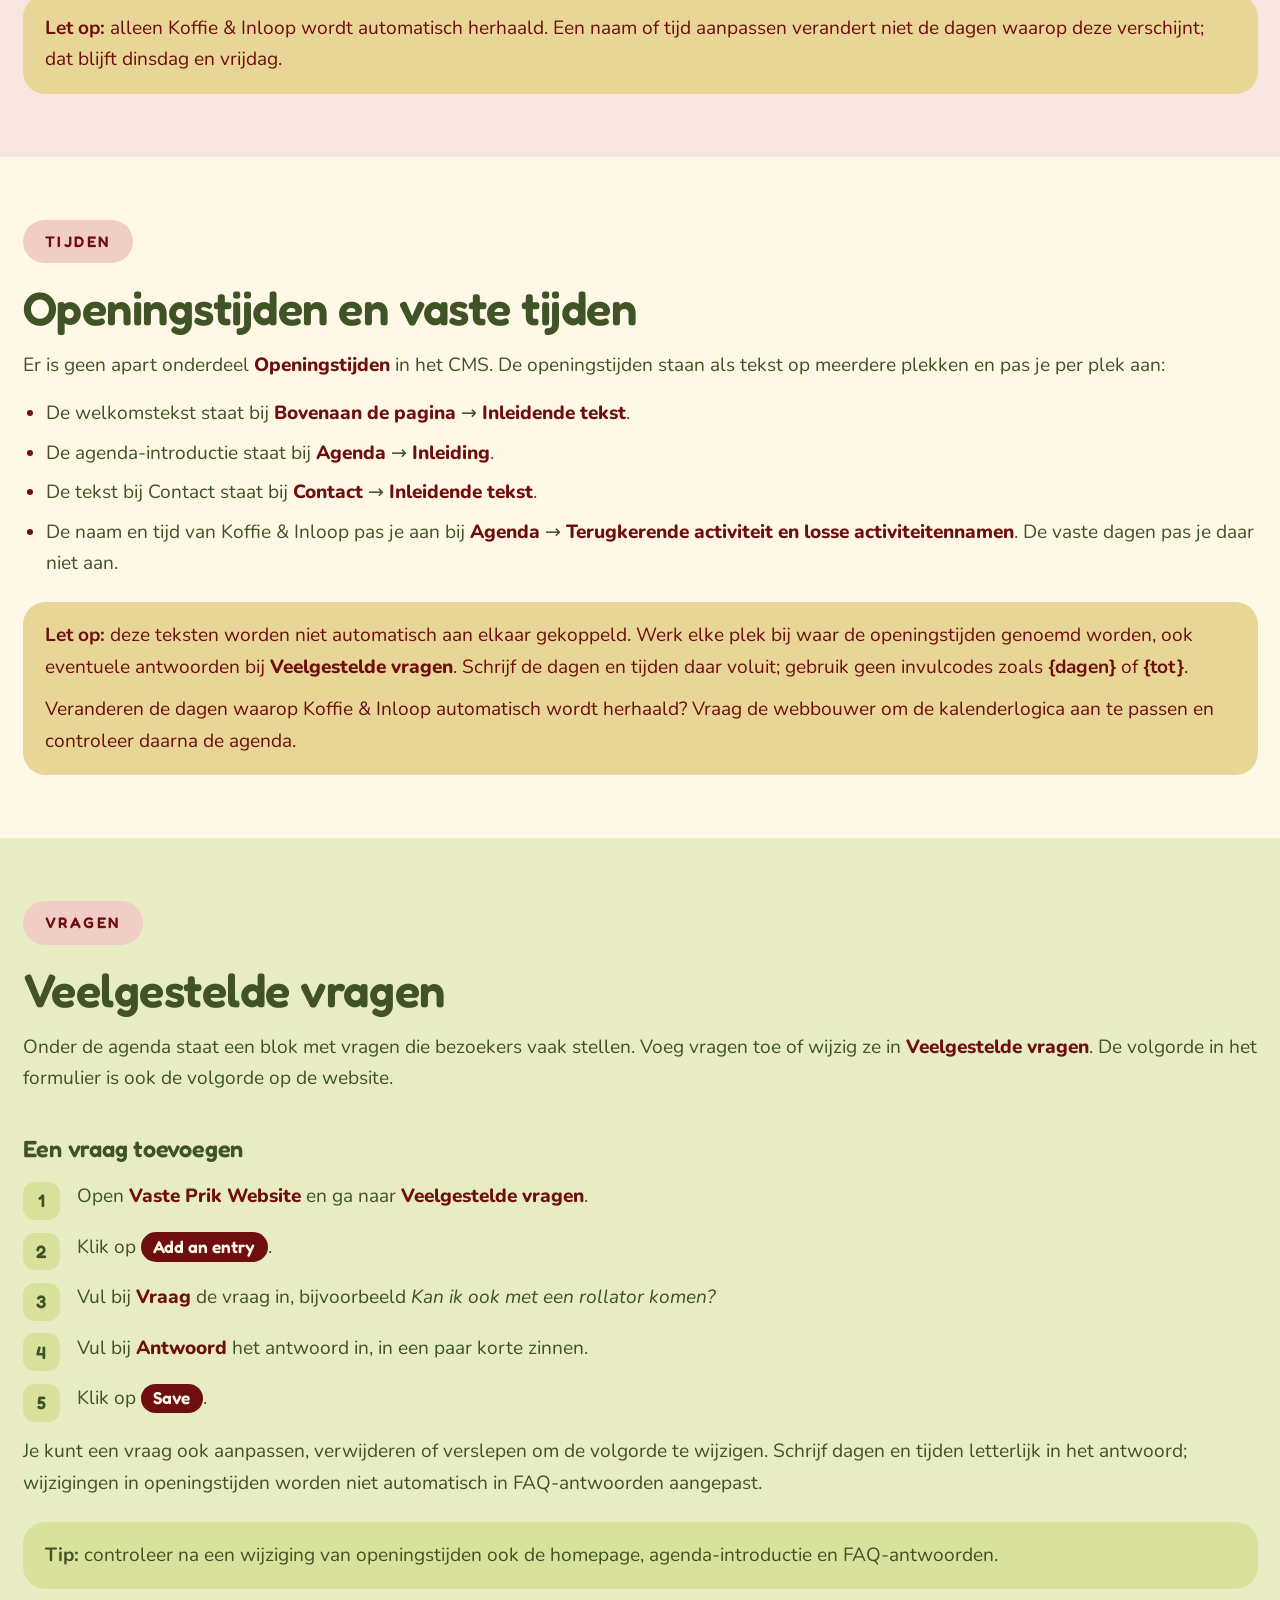
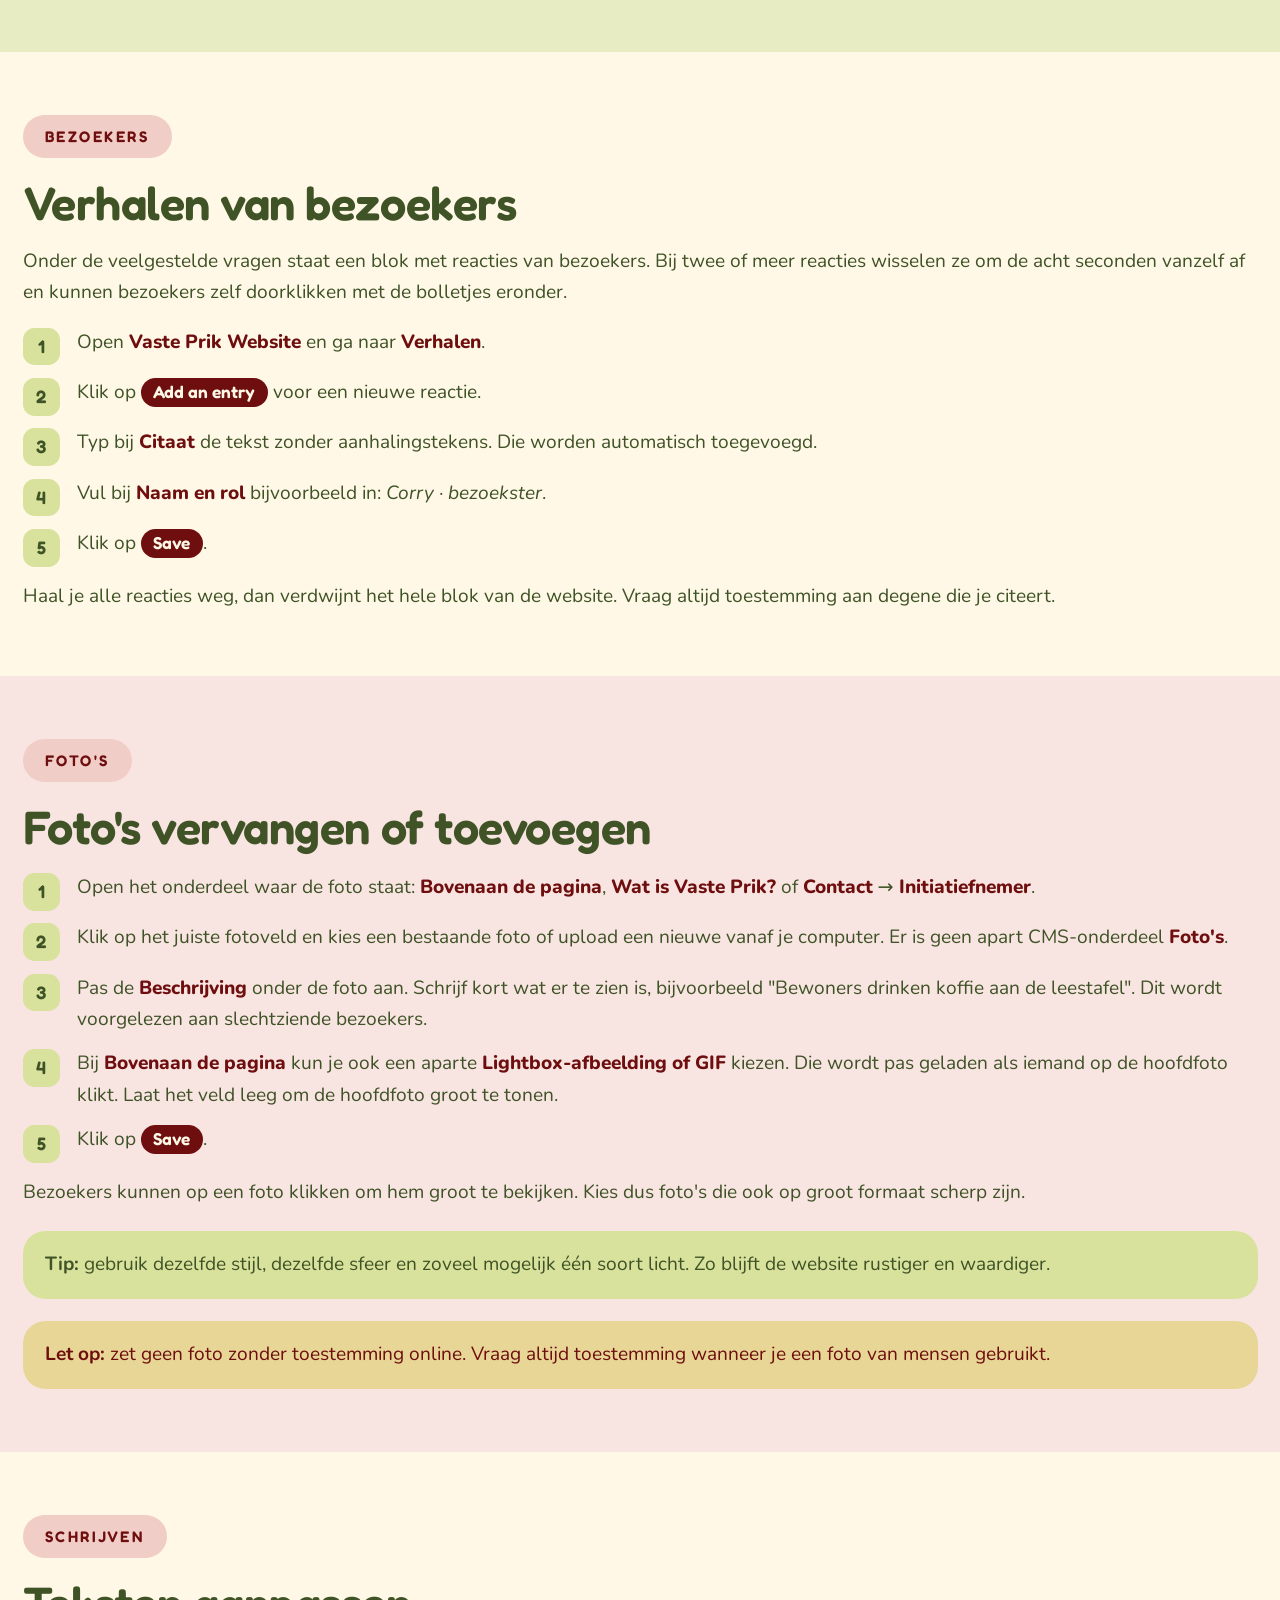
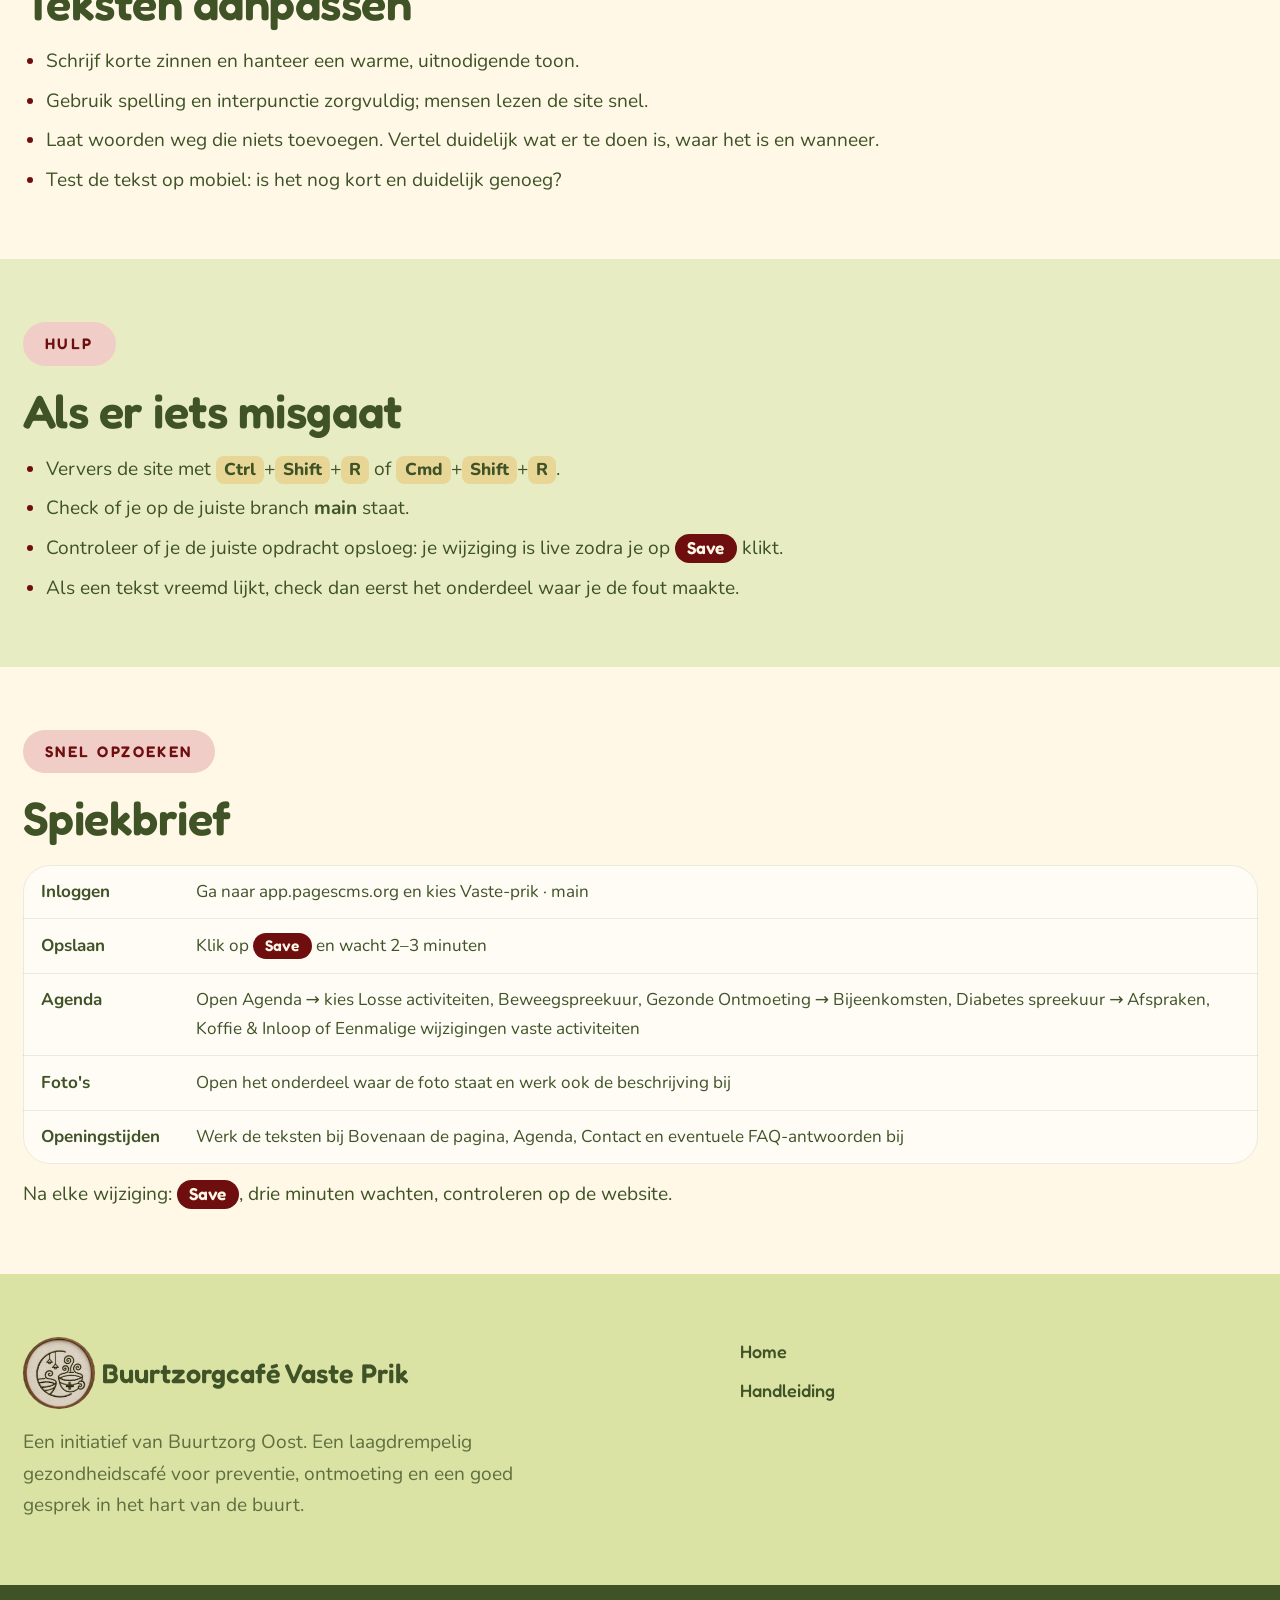
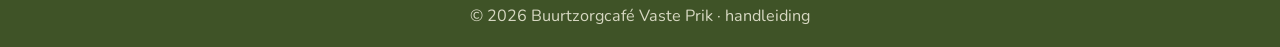
<file: handleiding.html>
<!doctype html>
<html lang="nl">
<head>
  <meta charset="UTF-8" />
  <meta name="viewport" content="width=device-width, initial-scale=1.0" />
  <meta name="description" content="Handleiding voor het bewerken van de website van Buurtzorgcafé Vaste Prik via Pages CMS." />
  <meta name="theme-color" content="#f6dedd" />
  <meta name="robots" content="noindex, nofollow" />
  <link rel="icon" type="image/svg+xml" href="assets/App-symbool-vasteprik.svg" />
  <link rel="icon" href="favicon.ico" sizes="any" />
  <link rel="icon" type="image/png" sizes="256x256" href="assets/vaste-prik-logo-256.png" />
  <title>Handleiding website · Buurtzorgcafé Vaste Prik</title>
  <link rel="stylesheet" href="style.css" />
  <link rel="stylesheet" href="handleiding.css" />
</head>
<body>
  <header class="site-header guide-header">
    <div class="wrap header-inner">
      <a href="index.html" class="brand">
        <span class="brand-icon"><img src="assets/vaste-prik-logo.jpg" alt="Vaste Prik logo" class="brand-logo" /></span>
        <span class="brand-text">
          <span class="brand-title">Vaste Prik</span>
          <span class="brand-sub">Handleiding website</span>
        </span>
      </a>
      <a href="index.html" class="btn btn-solid">Terug naar site</a>
    </div>
  </header>

  <main id="top">
    <section class="hero guide-hero">
      <div class="wrap">
        <span class="pill">Handleiding</span>
        <h1>Zo pas je de website van Vaste Prik aan</h1>
        <p class="lead">
          Je hoeft niets van code te weten. Je vult een formulier in, klikt op Save, en een paar
          minuten later staat je wijziging op de website. Deze pagina staat niet in Google en is
          alleen te vinden via deze link. De actuele site-inhoud komt uit het CMS-bestand van de
          website, niet uit deze handleiding zelf.
        </p>
        <div class="hero-info">
          <span class="hero-info-icon">✍️</span>
          <div class="hero-info-cols">
            <div>
              <p class="label">Kernprincipe</p>
              <p class="value">Vul in, Save, controleer</p>
            </div>
            <div>
              <p class="label">Locatie</p>
              <p class="value">Pages CMS</p>
            </div>
          </div>
        </div>
        <ul class="guide-toc">
          <li><a href="#inloggen">Inloggen</a></li>
          <li><a href="#opslaan">Wijzigen en opslaan</a></li>
          <li><a href="#overzicht">Wat staat waar?</a></li>
          <li><a href="#agenda">De agenda</a></li>
          <li><a href="#tijden">Openingstijden</a></li>
          <li><a href="#faq">Veelgestelde vragen</a></li>
          <li><a href="#verhalen">Verhalen</a></li>
          <li><a href="#fotos">Foto's</a></li>
          <li><a href="#teksten">Teksten</a></li>
          <li><a href="#mis">Als er iets misgaat</a></li>
          <li><a href="#spiekbrief">Spiekbrief</a></li>
        </ul>
      </div>
    </section>

    <div class="marquee-outer">
      <div class="marquee-track">
        <div class="marquee-group">
          <span>Inloggen &nbsp;&bull;</span><span>Aanpassen &nbsp;&bull;</span><span>Save &nbsp;&bull;</span><span>Even wachten &nbsp;&bull;</span><span>Controleren &nbsp;&bull;</span>
        </div>
        <div class="marquee-group">
          <span>Inloggen &nbsp;&bull;</span><span>Aanpassen &nbsp;&bull;</span><span>Save &nbsp;&bull;</span><span>Even wachten &nbsp;&bull;</span><span>Controleren &nbsp;&bull;</span>
        </div>
      </div>
    </div>

    <section id="inloggen" class="guide-band cream">
      <div class="wrap">
        <span class="pill">Aan de slag</span>
        <h2>Inloggen</h2>
        <div class="guide-login-grid">
          <article class="recept-card guide-login-card">
            <figure class="guide-login-image">
              <img src="assets/CMS%20Sign%20In.jpg" alt="Pages CMS-aanmeldscherm met opties om in te loggen via GitHub of e-mail" loading="lazy" data-lightbox tabindex="0" />
            </figure>
            
            <h3>1. Open Pages CMS</h3>
            <p>Ga naar <a href="https://app.pagescms.org">app.pagescms.org</a>. Kies <strong>Sign in with GitHub</strong>, of vul je e-mailadres in en kies <strong>Continue with email</strong>.</p>
          </article>

          <article class="recept-card guide-login-card">
            <figure class="guide-login-image">
              <img src="assets/CMS%20Sign%20into%20Github.jpg" alt="GitHub-inlogscherm om verder te gaan naar Pages CMS" loading="lazy" data-lightbox tabindex="0" />
            </figure>
            
            <h3>2. Log in bij GitHub</h3>
            <p>Als je voor GitHub koos, log dan in met je GitHub-gebruikersnaam of e-mailadres en wachtwoord. Daarna ga je terug naar Pages CMS.</p>
          </article>

          <article class="recept-card guide-login-card">
            <figure class="guide-login-image">
              <img src="assets/CMS%20Select%20Project.jpg" alt="Pages CMS-projectoverzicht met het project Vaste-prik" loading="lazy" data-lightbox tabindex="0" />
            </figure>
            
            <h3>3. Open Vaste-prik</h3>
            <p>Kies het account <strong>larsboesenach</strong> en open het project <strong>Vaste-prik</strong>. Controleer daarna linksboven of de branch op <strong>main</strong> staat.</p>
          </article>

          <article class="recept-card guide-login-card">
            <figure class="guide-login-image">
              <img src="assets/CMS%20Geopend.jpg" alt="Het geopende Vaste Prik CMS-formulier met bewerkbare website-inhoud" loading="lazy" data-lightbox tabindex="0" />
            </figure>
            
            <h3>4. Open het formulier</h3>
            <p>Klik links onder <strong>Content</strong> op <strong>Vaste Prik Website - Contend editing tool</strong>. Het formulier met de teksten en foto's van de website verschijnt.</p>
          </article>
        </div>
        <div class="guide-note">
          <p><strong>Tip:</strong> zet de pagina in je favorieten, dan heb je hem altijd bij de hand.</p>
        </div>
        <div class="guide-note">
          <p>De knoppen in Pages CMS zijn Engelstalig, zoals <span class="knop">Save</span> (opslaan) en <span class="knop">Add an entry</span> (item toevoegen). De namen kunnen iets afwijken van deze handleiding, maar de plek en de werking blijven hetzelfde.</p>
        </div>
      </div>
    </section>

    <section id="opslaan" class="guide-band lime">
      <div class="wrap">
        <span class="pill">Elke keer hetzelfde</span>
        <h2>Wijzigen en opslaan</h2>
        <p>Elke wijziging gaat op dezelfde manier:</p>
        <ol class="guide-steps">
          <li>Open het onderdeel dat je wilt aanpassen (zie <a href="#overzicht">Wat staat waar?</a>).</li>
          <li>Pas de tekst, datum of foto aan.</li>
          <li>Klik op <span class="knop">Save</span>.</li>
          <li>Wacht twee tot drie minuten en kijk op de echte website. Ververs de pagina met <kbd>Ctrl</kbd>+<kbd>Shift</kbd>+<kbd>R</kbd> (Windows) of <kbd>Cmd</kbd>+<kbd>Shift</kbd>+<kbd>R</kbd> (Mac). Op een telefoon sluit je het tabblad en open je de site opnieuw.</li>
        </ol>
        <div class="guide-note warn">
          <p><strong>Let op:</strong> opslaan is meteen live. Er is geen conceptversie. Lees je tekst dus goed na voordat je op Save klikt en kijk daarna altijd even op de website zelf.</p>
        </div>
      </div>
    </section>

    <section id="overzicht" class="guide-band cream">
      <div class="wrap">
        <span class="pill">Overzicht</span>
        <h2>Wat staat waar?</h2>
        <p>De inhoud staat in één formulier, met onderdelen die overeenkomen met de secties op de website. Er is geen apart CMS-onderdeel voor openingstijden of foto's.</p>
        <div class="guide-scroll">
          <table class="guide-table">
            <thead>
              <tr>
                <th>Onderdeel</th>
                <th>Waar in de site</th>
                <th>Wat je daar invult</th>
              </tr>
            </thead>
            <tbody>
              <tr><td>Bovenaan de pagina</td><td>Header en bovenkant homepage</td><td>Logo, kop, introductie en hoofdfoto's met beschrijvingen.</td></tr>
              <tr><td>Wat is Vaste Prik?</td><td>Introductie op de homepage</td><td>Kop, alinea's, citaat en twee foto's met beschrijvingen.</td></tr>
              <tr><td>Ons recept (schijf van vijf)</td><td>De vijf bouwstenen</td><td>Inleiding en kaarten. De nummering volgt automatisch de volgorde.</td></tr>
              <tr><td>Voorbijschuivende woorden (balk)</td><td>De bewegende tekstbalk</td><td>De woorden en korte zinnen in de balk.</td></tr>
              <tr><td>Agenda</td><td>Kalender en tekst erboven/eronder</td><td>Losse activiteiten, afspraken, eenmalige afzeggingen en de naam/tijd van Koffie &amp; Inloop.</td></tr>
              <tr><td>Veelgestelde vragen</td><td>Onder de agenda</td><td>Vragen en antwoorden; de volgorde in het formulier is de volgorde op de site.</td></tr>
              <tr><td>Verhalen (reacties van bezoekers)</td><td>Onder de veelgestelde vragen</td><td>Citaten en namen/rollen van bezoekers.</td></tr>
              <tr><td>Contact</td><td>Onderaan de homepage</td><td>Contacttekst, e-mail, telefoon, adres, meedoen, informatie over de initiatiefnemer en alle teksten van Radio Steunkous.</td></tr>
              <tr><td>Onderaan de pagina</td><td>Footer</td><td>De beschrijving onderaan de website.</td></tr>
            </tbody>
          </table>
        </div>
      </div>
    </section>

    <section id="agenda" class="guide-band pink">
      <div class="wrap">
        <span class="pill">Kalender</span>
        <h2>De agenda</h2>
        <p>De kalender toont automatisch <strong>deze maand</strong> en <strong>volgende maand</strong>. Alleen Koffie &amp; Inloop wordt automatisch herhaald: iedere dinsdag en vrijdag van 11:00 tot 15:00. Plan alle andere activiteiten zelf in op de dagen waarop ze plaatsvinden.</p>

        <div class="guide-pair">
          <figure class="guide-figure">
            <div class="calendar-wrap">
              <div class="calendar-grid">
                <div class="day-cell empty"></div>
                <div class="day-cell empty"></div>
                <div class="day-cell">1</div>
                <div class="day-cell has-events">2</div>
                <div class="day-cell">3</div>
                <div class="day-cell">4</div>
                <div class="day-cell">5</div>
              </div>
            </div>
            <figcaption>De kalender toont de dagen met vaste of losse activiteiten.</figcaption>
          </figure>

          <figure class="guide-figure">
            <div class="phone-frame">
              <div class="mobile-past-toggle">Deze maand</div>
              <div class="calendar-grid">
                <div class="mobile-day-card is-today">
                  <div class="mobile-day-header">
                    <div class="mobile-day-date">Vrijdag</div>
                  </div>
                  <div class="mobile-day-events">
                    <div class="mobile-day-event">
                      <span class="day-event-dot" style="background: var(--vp-rust);"></span>
                      <div class="mobile-event-text">
                        <span class="mobile-event-title">Filmavond</span>
                        <span class="mobile-event-time">20:00</span>
                      </div>
                    </div>
                  </div>
                </div>
              </div>
            </div>
            <figcaption>Op mobiel verschijnen activiteiten als kaartjes voor die dag.</figcaption>
          </figure>
        </div>

        <h3>Wat komt vanzelf in de kalender?</h3>
        <div class="guide-scroll">
          <table class="guide-table">
            <thead>
              <tr>
                <th>Type</th>
                <th>Beschrijving</th>
              </tr>
            </thead>
            <tbody>
              <tr><td>Automatisch terugkerend</td><td>Koffie &amp; Inloop, iedere dinsdag en vrijdag van 11:00 tot 15:00. Een afzonderlijke dag kun je afzeggen.</td></tr>
              <tr><td>Overige activiteiten</td><td>Weegschaal &amp; bloeddruk, stoelyoga, Beweegspreekuur, Gezonde Ontmoeting en Diabetes spreekuur voeg je zelf toe op de datums waarop ze plaatsvinden.</td></tr>
              <tr><td>Losse activiteiten</td><td>Eenmalige extra's, zoals een workshop of filmmiddag. Deze voeg je zelf toe.</td></tr>
              <tr><td>Gezonde Ontmoeting</td><td>Voeg voor iedere bijeenkomst een apart item met datum toe. Je kunt zo veel bijeenkomsten per maand plannen als nodig.</td></tr>
              <tr><td>Diabetes spreekuur</td><td>Voeg voor iedere afspraak een apart item met datum toe. Je bepaalt zelf hoeveel afspraken er per maand zijn.</td></tr>
            </tbody>
          </table>
        </div>

        <h3>Een afspraak voor het Beweegspreekuur instellen</h3>
        <p>Het Beweegspreekuur staat niet automatisch op iedere maandag. Voeg alleen de maandagen toe waarop het spreekuur echt plaatsvindt; tussenliggende weken hoef je niet als afgelast te markeren.</p>
        <ol class="guide-steps">
          <li>Open in <span class="veld">Agenda</span> het onderdeel <span class="veld">Beweegspreekuur (afzonderlijke datums)</span>.</li>
          <li>Voeg bij <span class="veld">Spreekuurdatums</span> voor iedere afspraak een item toe en kies de <span class="veld">Datum</span>.</li>
          <li>Laat <span class="veld">Tijd</span> leeg om de standaardtijd te gebruiken. Vul alleen een afwijkende tijd in als dat nodig is.</li>
          <li>Vink <span class="veld">Afgelast</span> alleen aan als een ingeplande afspraak niet doorgaat.</li>
          <li>Klik op <span class="knop">Save</span>.</li>
        </ol>

        <h3>Een extra activiteit op een dag toevoegen</h3>
        <ol class="guide-steps">
          <li>Open <span class="veld">Vaste Prik Website</span> en ga naar <span class="veld">Agenda</span>.</li>
          <li>Zoek <span class="veld">Losse activiteiten</span> en klik op <span class="knop">Add an entry</span>.</li>
          <li>Kies bij <span class="veld">Datum</span> de dag in de kalender. Typen kan ook, in de volgorde jaar-maand-dag, bijvoorbeeld <kbd>2026-10-15</kbd>.</li>
          <li>Vul bij <span class="veld">Titel</span> een korte naam in, bijvoorbeeld <em>Grote pan couscous</em>. Vul eventueel een <span class="veld">Tijdstip</span> in, of gebruik <span class="veld">Van</span> en <span class="veld">Tot</span> voor een begin- en eindtijd.</li>
          <li>Klik op <span class="knop">Save</span>.</li>
        </ol>
        <div class="guide-example">
          <h3>Voorbeeld: filmmiddag op vrijdag 16 oktober</h3>
          <dl>
            <dt>Datum</dt><dd>2026-10-16</dd>
            <dt>Titel</dt><dd>Filmmiddag</dd>
          </dl>
        </div>
        <p>Na het opslaan staat er een gele stip op die dag, met de titel ernaast. Op een telefoon verschijnt de dag als kaartje in de lijst.</p>

        <h3>Een activiteit verplaatsen, hernoemen of weghalen</h3>
        <ul>
          <li><strong>Naar een andere dag:</strong> open het item bij Losse activiteiten en kies een andere <span class="veld">Datum</span>.</li>
          <li><strong>Andere naam:</strong> pas de <span class="veld">Titel</span> aan.</li>
          <li><strong>Weghalen:</strong> gebruik de verwijderknop bij het item en klik daarna op <span class="knop">Save</span>.</li>
        </ul>

        <h3>Koffie &amp; Inloop eenmalig afzeggen</h3>
        <p>Koffie &amp; Inloop staat automatisch iedere dinsdag en vrijdag van 11:00 tot 15:00 in de agenda. Gaat het op één van die dagen niet door? Open <span class="veld">Agenda</span> en voeg bij <span class="veld">Eenmalige wijzigingen vaste activiteiten</span> een item toe:</p>
        <ol class="guide-steps">
          <li>Kies bij <span class="veld">Oorspronkelijke datum</span> de dinsdag of vrijdag die je wilt afzeggen.</li>
          <li>Kies bij <span class="veld">Vaste activiteit</span> <span class="veld">Koffie &amp; Inloop</span>.</li>
          <li>Vink <span class="veld">Afgelast</span> aan. Gebruik <span class="veld">Nieuwe datum</span> alleen als de inloop naar een andere dag wordt verplaatst; gebruik deze opties niet tegelijk.</li>
          <li>Bij verplaatsen wordt de oude datum als verplaatst getoond en verschijnt de inloop ook op de nieuwe datum.</li>
          <li>Klik op <span class="knop">Save</span>.</li>
        </ol>
        <p>Voor een losse activiteit pas je de datum en tijd in het item zelf aan. Weegschaal &amp; bloeddruk en stoelyoga voeg je bijvoorbeeld zelf toe via <span class="veld">Losse activiteiten</span>, alleen op de dagen waarop ze plaatsvinden. Voor Beweegspreekuur, Gezonde Ontmoeting en Diabetes spreekuur voeg je iedere afspraak als apart item toe. Per afspraak kun je een onderwerp, afwijkende begin- of eindtijd instellen en deze afgelasten. Bij Gezonde Ontmoeting kun je ook per bijeenkomst een onderwerp invullen; de Legenda-naam blijft algemeen en staat onder de kalender.</p>

        <h3>Een Gezonde Ontmoeting plannen</h3>
        <ol class="guide-steps">
          <li>Open in <span class="veld">Agenda</span> het onderdeel <span class="veld">Gezonde Ontmoeting (afzonderlijke bijeenkomsten)</span> en voeg bij <span class="veld">Bijeenkomsten</span> een item toe.</li>
          <li>Kies de <span class="veld">Datum</span> waarop deze bijeenkomst plaatsvindt. Je hoeft geen aparte maand op te geven; de datum bepaalt vanzelf in welke maand de afspraak verschijnt. Je kunt zo veel items toevoegen als nodig, ook meerdere bijeenkomsten in dezelfde maand.</li>
          <li>Vul eventueel een eigen <span class="veld">Onderwerp</span> in; dit wordt in de agenda bij die datum getoond. Laat het leeg om de Legenda-naam <em>🌿 Gezonde Ontmoeting</em> te gebruiken. De ingestelde start- en eindtijd worden standaard gebruikt.</li>
          <li>Vul alleen bij een afwijkende tijd de start- en/of eindtijd in. Vink <span class="veld">Afgelast</span> aan als een bijeenkomst niet doorgaat.</li>
          <li>Klik op <span class="knop">Save</span>.</li>
        </ol>

        <h3>Een Diabetes spreekuur plannen</h3>
        <ol class="guide-steps">
          <li>Open in <span class="veld">Agenda</span> het onderdeel <span class="veld">Diabetes spreekuur (afzonderlijke afspraken)</span> en voeg bij <span class="veld">Afspraken</span> een item toe.</li>
          <li>Kies de <span class="veld">Datum</span> waarop het spreekuur plaatsvindt. De datum bepaalt vanzelf in welke maand de afspraak verschijnt. Voeg zo veel afspraken toe als nodig.</li>
          <li>Vul eventueel een eigen <span class="veld">Onderwerp</span> in; dit wordt in de agenda bij die datum getoond. Laat het leeg om de Legenda-naam te gebruiken. De standaardtijd is 13:30–15:00.</li>
          <li>Vul alleen bij een afwijkende tijd de begin- en/of eindtijd in. Vink <span class="veld">Afgelast</span> aan als dit spreekuur niet doorgaat.</li>
          <li>Klik op <span class="knop">Save</span>.</li>
        </ol>

        <h3>Goed om te weten</h3>
        <ul>
          <li><strong>Meer dan één activiteit op dezelfde dag?</strong> Voeg voor elke activiteit een eigen item toe, met dezelfde datum.</li>
          <li><strong>Ver vooruit invullen mag.</strong> De kalender toont alleen deze en volgende maand. Een activiteit voor over drie maanden verschijnt vanzelf zodra die maand aan de beurt is.</li>
          <li><strong>Houd de titel kort.</strong> Op een computer past ongeveer 15 tot 20 tekens in het vakje van de kalender, met drie puntjes bij een langere titel. Op een telefoon past de hele titel.</li>
          <li><strong>Datum niet zichtbaar?</strong> Controleer of de datum in de volgorde jaar-maand-dag staat. De datumkiezer maakt deze fout niet.</li>
          <li><strong>Oude items</strong> blijven minimaal zeven dagen beschikbaar voor correcties. Losse activiteiten, Beweegspreekuurdatums, Gezonde Ontmoeting-bijeenkomsten, Diabetes spreekuurafspraken en eenmalige wijzigingen worden daarna per datum verwijderd.</li>
        </ul>

        <h3>Naam en tijd van Koffie &amp; Inloop aanpassen</h3>
        <p>Veranderen de naam of tijd van Koffie &amp; Inloop? Ga naar <span class="veld">Agenda</span> en dan <span class="veld">Terugkerende activiteit en losse activiteitennamen</span>. Pas daar de velden aan:</p>
        <ul>
          <li><span class="veld">Korte naam</span> is wat er in het kalendervakje staat.</li>
          <li><span class="veld">Volledige naam</span> is wat er onder de kalender in de legenda staat.</li>
          <li><span class="veld">Tijd</span> is bijvoorbeeld <kbd>12:00–13:30</kbd>.</li>
          <li>De datums van alle andere activiteiten plan je zelf via hun afspraaklijst of <span class="veld">Losse activiteiten</span>.</li>
        </ul>

        <div class="guide-note warn">
          <p><strong>Let op:</strong> alleen Koffie &amp; Inloop wordt automatisch herhaald. Een naam of tijd aanpassen verandert niet de dagen waarop deze verschijnt; dat blijft dinsdag en vrijdag.</p>
        </div>
      </div>
    </section>

    <section id="tijden" class="guide-band cream">
      <div class="wrap">
        <span class="pill">Tijden</span>
        <h2>Openingstijden en vaste tijden</h2>
        <p>Er is geen apart onderdeel <span class="veld">Openingstijden</span> in het CMS. De openingstijden staan als tekst op meerdere plekken en pas je per plek aan:</p>
        <ul>
          <li>De welkomstekst staat bij <span class="veld">Bovenaan de pagina</span> → <span class="veld">Inleidende tekst</span>.</li>
          <li>De agenda-introductie staat bij <span class="veld">Agenda</span> → <span class="veld">Inleiding</span>.</li>
          <li>De tekst bij Contact staat bij <span class="veld">Contact</span> → <span class="veld">Inleidende tekst</span>.</li>
          <li>De naam en tijd van Koffie &amp; Inloop pas je aan bij <span class="veld">Agenda</span> → <span class="veld">Terugkerende activiteit en losse activiteitennamen</span>. De vaste dagen pas je daar niet aan.</li>
        </ul>
        <div class="guide-note warn">
          <p><strong>Let op:</strong> deze teksten worden niet automatisch aan elkaar gekoppeld. Werk elke plek bij waar de openingstijden genoemd worden, ook eventuele antwoorden bij <span class="veld">Veelgestelde vragen</span>. Schrijf de dagen en tijden daar voluit; gebruik geen invulcodes zoals <strong>{dagen}</strong> of <strong>{tot}</strong>.</p>
          <p>Veranderen de dagen waarop Koffie &amp; Inloop automatisch wordt herhaald? Vraag de webbouwer om de kalenderlogica aan te passen en controleer daarna de agenda.</p>
        </div>
      </div>
    </section>

    <section id="faq" class="guide-band lime">
      <div class="wrap">
        <span class="pill">Vragen</span>
        <h2>Veelgestelde vragen</h2>
        <p>Onder de agenda staat een blok met vragen die bezoekers vaak stellen. Voeg vragen toe of wijzig ze in <span class="veld">Veelgestelde vragen</span>. De volgorde in het formulier is ook de volgorde op de website.</p>
        <h3>Een vraag toevoegen</h3>
        <ol class="guide-steps">
          <li>Open <span class="veld">Vaste Prik Website</span> en ga naar <span class="veld">Veelgestelde vragen</span>.</li>
          <li>Klik op <span class="knop">Add an entry</span>.</li>
          <li>Vul bij <span class="veld">Vraag</span> de vraag in, bijvoorbeeld <em>Kan ik ook met een rollator komen?</em></li>
          <li>Vul bij <span class="veld">Antwoord</span> het antwoord in, in een paar korte zinnen.</li>
          <li>Klik op <span class="knop">Save</span>.</li>
        </ol>
        <p>Je kunt een vraag ook aanpassen, verwijderen of verslepen om de volgorde te wijzigen. Schrijf dagen en tijden letterlijk in het antwoord; wijzigingen in openingstijden worden niet automatisch in FAQ-antwoorden aangepast.</p>
        <div class="guide-note">
          <p><strong>Tip:</strong> controleer na een wijziging van openingstijden ook de homepage, agenda-introductie en FAQ-antwoorden.</p>
        </div>
      </div>
    </section>

    <section id="verhalen" class="guide-band cream">
      <div class="wrap">
        <span class="pill">Bezoekers</span>
        <h2>Verhalen van bezoekers</h2>
        <p>Onder de veelgestelde vragen staat een blok met reacties van bezoekers. Bij twee of meer reacties wisselen ze om de acht seconden vanzelf af en kunnen bezoekers zelf doorklikken met de bolletjes eronder.</p>
        <ol class="guide-steps">
          <li>Open <span class="veld">Vaste Prik Website</span> en ga naar <span class="veld">Verhalen</span>.</li>
          <li>Klik op <span class="knop">Add an entry</span> voor een nieuwe reactie.</li>
          <li>Typ bij <span class="veld">Citaat</span> de tekst zonder aanhalingstekens. Die worden automatisch toegevoegd.</li>
          <li>Vul bij <span class="veld">Naam en rol</span> bijvoorbeeld in: <em>Corry · bezoekster</em>.</li>
          <li>Klik op <span class="knop">Save</span>.</li>
        </ol>
        <p>Haal je alle reacties weg, dan verdwijnt het hele blok van de website. Vraag altijd toestemming aan degene die je citeert.</p>
      </div>
    </section>

    <section id="fotos" class="guide-band pink">
      <div class="wrap">
        <span class="pill">Foto's</span>
        <h2>Foto's vervangen of toevoegen</h2>
        <ol class="guide-steps">
          <li>Open het onderdeel waar de foto staat: <span class="veld">Bovenaan de pagina</span>, <span class="veld">Wat is Vaste Prik?</span> of <span class="veld">Contact</span> → <span class="veld">Initiatiefnemer</span>.</li>
          <li>Klik op het juiste fotoveld en kies een bestaande foto of upload een nieuwe vanaf je computer. Er is geen apart CMS-onderdeel <span class="veld">Foto's</span>.</li>
          <li>Pas de <span class="veld">Beschrijving</span> onder de foto aan. Schrijf kort wat er te zien is, bijvoorbeeld "Bewoners drinken koffie aan de leestafel". Dit wordt voorgelezen aan slechtziende bezoekers.</li>
          <li>Bij <span class="veld">Bovenaan de pagina</span> kun je ook een aparte <span class="veld">Lightbox-afbeelding of GIF</span> kiezen. Die wordt pas geladen als iemand op de hoofdfoto klikt. Laat het veld leeg om de hoofdfoto groot te tonen.</li>
          <li>Klik op <span class="knop">Save</span>.</li>
        </ol>
        <p>Bezoekers kunnen op een foto klikken om hem groot te bekijken. Kies dus foto's die ook op groot formaat scherp zijn.</p>
        <div class="guide-note">
          <p><strong>Tip:</strong> gebruik dezelfde stijl, dezelfde sfeer en zoveel mogelijk één soort licht. Zo blijft de website rustiger en waardiger.</p>
        </div>
        <div class="guide-note warn">
          <p><strong>Let op:</strong> zet geen foto zonder toestemming online. Vraag altijd toestemming wanneer je een foto van mensen gebruikt.</p>
        </div>
      </div>
    </section>

    <section id="teksten" class="guide-band cream">
      <div class="wrap">
        <span class="pill">Schrijven</span>
        <h2>Teksten aanpassen</h2>
        <ul>
          <li>Schrijf korte zinnen en hanteer een warme, uitnodigende toon.</li>
          <li>Gebruik spelling en interpunctie zorgvuldig; mensen lezen de site snel.</li>
          <li>Laat woorden weg die niets toevoegen. Vertel duidelijk wat er te doen is, waar het is en wanneer.</li>
          <li>Test de tekst op mobiel: is het nog kort en duidelijk genoeg?</li>
        </ul>
      </div>
    </section>

    <section id="mis" class="guide-band lime">
      <div class="wrap">
        <span class="pill">Hulp</span>
        <h2>Als er iets misgaat</h2>
        <ul>
          <li>Ververs de site met <kbd>Ctrl</kbd>+<kbd>Shift</kbd>+<kbd>R</kbd> of <kbd>Cmd</kbd>+<kbd>Shift</kbd>+<kbd>R</kbd>.</li>
          <li>Check of je op de juiste branch <strong>main</strong> staat.</li>
          <li>Controleer of je de juiste opdracht opsloeg: je wijziging is live zodra je op <span class="knop">Save</span> klikt.</li>
          <li>Als een tekst vreemd lijkt, check dan eerst het onderdeel waar je de fout maakte.</li>
        </ul>
      </div>
    </section>

    <section id="spiekbrief" class="guide-band cream">
      <div class="wrap">
        <span class="pill">Snel opzoeken</span>
        <h2>Spiekbrief</h2>
        <div class="guide-scroll">
          <table class="guide-table">
            <tbody>
              <tr><td><strong>Inloggen</strong></td><td>Ga naar app.pagescms.org en kies Vaste-prik · main</td></tr>
              <tr><td><strong>Opslaan</strong></td><td>Klik op <span class="knop">Save</span> en wacht 2–3 minuten</td></tr>
              <tr><td><strong>Agenda</strong></td><td>Open Agenda → kies Losse activiteiten, Beweegspreekuur, Gezonde Ontmoeting → Bijeenkomsten, Diabetes spreekuur → Afspraken, Koffie &amp; Inloop of Eenmalige wijzigingen vaste activiteiten</td></tr>
              <tr><td><strong>Foto's</strong></td><td>Open het onderdeel waar de foto staat en werk ook de beschrijving bij</td></tr>
              <tr><td><strong>Openingstijden</strong></td><td>Werk de teksten bij Bovenaan de pagina, Agenda, Contact en eventuele FAQ-antwoorden bij</td></tr>
            </tbody>
          </table>
        </div>
        <p>Na elke wijziging: <span class="knop">Save</span>, drie minuten wachten, controleren op de website.</p>
      </div>
    </section>
  </main>

  <footer class="site-footer">
    <div class="wrap footer-grid">
      <div>
        <div class="footer-brand">
          <img src="assets/vaste-prik-logo.jpg" alt="Vaste Prik logo" class="footer-brand-logo" />
          <span class="footer-brand-title">Buurtzorgcafé Vaste Prik</span>
        </div>
        <p class="footer-desc">
          Een initiatief van Buurtzorg Oost. Een laagdrempelig gezondheidscafé voor preventie, ontmoeting en een goed gesprek in het hart van de buurt.
        </p>
      </div>
      <div class="footer-cols">
        <nav class="footer-nav">
          <a href="index.html">Home</a>
          <a href="#top">Handleiding</a>
        </nav>
      </div>
    </div>
    <div class="footer-bottom">
      <span id="footer-year"></span> Buurtzorgcafé Vaste Prik · handleiding
    </div>
  </footer>

  <dialog class="lightbox" id="guide-lightbox" aria-label="Vergrote afbeelding">
    <button class="lightbox-close" type="button" aria-label="Afbeelding sluiten">&times;</button>
    <img class="lightbox-image" alt="" />
  </dialog>

  <script>
    document.getElementById('footer-year').textContent = '© ' + new Date().getFullYear();

    const lightbox = document.getElementById('guide-lightbox');
    const lightboxImage = lightbox.querySelector('.lightbox-image');
    const lightboxTrigger = { current: null };

    function sluitLightbox() {
      lightbox.close();
      lightboxTrigger.current?.focus();
    }

    document.querySelectorAll('[data-lightbox]').forEach((image) => {
      function openLightbox() {
        lightboxTrigger.current = image;
        lightboxImage.src = image.currentSrc || image.src;
        lightboxImage.alt = image.alt;
        lightbox.showModal();
      }

      image.addEventListener('click', openLightbox);
      image.addEventListener('keydown', (event) => {
        if (event.key === 'Enter' || event.key === ' ') {
          event.preventDefault();
          openLightbox();
        }
      });
    });

    lightbox.querySelector('.lightbox-close').addEventListener('click', sluitLightbox);
    lightbox.addEventListener('click', (event) => {
      if (event.target === lightbox) sluitLightbox();
    });
    lightbox.addEventListener('close', () => {
      lightboxImage.removeAttribute('src');
    });
  </script>
</body>
</html>
</file>
<file: style.css>
@import url('https://fonts.googleapis.com/css2?family=Fredoka:wght@400;500;600;700&display=swap');
@import url('https://fonts.googleapis.com/css2?family=Nunito:ital,wght@0,400;0,500;0,600;0,700;0,800;1,400&display=swap');

/* ── Palette & basics ─────────────────────────────────── */
:root {
  --vp-cream: #fff8e6;
  --vp-green: #3f5327;
  --vp-rust: #6e0e0e;
  --vp-pink: #f1cdc7;
  --vp-lime: #d8e29c;
  --vp-orange: #e5863a;
  --vp-mustard: #ebc969;
  --vp-sand: #e8d696;
  --vp-leaf: #dae2a4;
  --vp-blue: #a9c0d4;
  --vp-sage: #c6d0bc;
}

* {
  box-sizing: border-box;
}

html {
  font-size: 18px;
  scroll-behavior: smooth;
}

body {
  margin: 0;
  font-family: 'Nunito', system-ui, sans-serif;
  font-size: 1.0625rem;
  line-height: 1.65;
  background-color: var(--vp-cream);
  color: var(--vp-green);
}

img {
  max-width: 100%;
  display: block;
}

a {
  color: inherit;
  text-decoration: none;
}

h1, h2, h3 {
  margin: 0;
  font-family: 'Fredoka', 'Nunito', sans-serif;
  letter-spacing: -0.01em;
  font-weight: 600;
}

p {
  margin: 0;
}

::selection {
  background-color: var(--vp-lime);
  color: var(--vp-green);
}

.wrap {
  max-width: 72rem;
  margin: 0 auto;
  padding: 0 1.25rem;
}

.section {
  padding: 4rem 0;
  position: relative;
  overflow: hidden;
}

/* ── Reusable bits ────────────────────────────────────── */
.pill {
  display: inline-block;
  margin-bottom: 1rem;
  border-radius: 999px;
  background: var(--vp-pink);
  padding: 0.5rem 1.25rem;
  font-family: 'Fredoka', sans-serif;
  font-size: 0.85rem;
  font-weight: 600;
  text-transform: uppercase;
  letter-spacing: 0.16em;
  color: var(--vp-rust);
}
.pill.tint-darker {
  background: #f3cecc;
}

.lead {
  font-size: 1.125rem;
  line-height: 1.7;
  color: rgba(63, 83, 39, 0.85);
  margin-top: 0.5rem;
}

.btn {
  display: inline-block;
  border-radius: 999px;
  padding: 0.85rem 1.75rem;
  font-family: 'Fredoka', sans-serif;
  font-size: 0.9rem;
  font-weight: 600;
  text-transform: uppercase;
  letter-spacing: 0.2em;
  transition: transform 0.15s ease;
}
.btn:hover {
  transform: translateY(-2px);
}
.btn-solid {
  background: var(--vp-rust);
  color: var(--vp-cream);
}
.btn-ghost {
  border: 2px solid rgba(63, 83, 39, 0.25);
  color: var(--vp-green);
  padding: calc(0.85rem - 2px) calc(1.75rem - 2px);
}
.btn-ghost:hover {
  background: rgba(255, 255, 255, 0.5);
}
.btn-light {
  margin-top: 1rem;
  background: var(--vp-cream);
  color: var(--vp-rust);
}

/* ── Header ───────────────────────────────────────────── */
.site-header-wrap {
  position: sticky;
  top: 0;
  z-index: 30;
  padding: 1rem;
  background: transparent;
}
.site-header {
  border-bottom: 1px solid rgba(63, 83, 39, 0.1);
  border-radius: 1rem;
  background: var(--vp-pink);
  backdrop-filter: blur(8px);
}
.header-inner {
  display: flex;
  align-items: center;
  justify-content: space-between;
  gap: 1rem;
  padding: 0.75rem 1.25rem;
}
.brand {
  display: flex;
  align-items: center;
  gap: 0rem;
}

.brand-symbol {
  display: block;
  width: auto;
  height: 3.2rem;
}
.brand-svg-logo {
  display: block;
  width: 11rem;
  height: 4rem;
  padding: 0.3rem 0rem;
  border-radius: 0.75rem;
  object-fit: contain;
}
.brand-logo,
.footer-brand-logo {
  width: 4rem;
  height: 4rem;
  border-radius: 50%;
  object-fit: cover;
  display: block;
  background: #fff;
}
.brand-text {
  line-height: 1.2;
}
.brand-title {
  display: block;
  font-family: 'Fredoka', sans-serif;
  font-size: 1.25rem;
  font-weight: 600;
}
.brand-sub {
  display: block;
  font-size: 0.85rem;
  letter-spacing: 0.02em;
  color: rgba(63, 83, 39, 0.6);
}
.main-nav {
  display: none;
  align-items: center;
  gap: 2.25rem;
  font-family: 'Fredoka', sans-serif;
  font-size: 1rem;
  font-weight: 500;
}
.main-nav a {
  color: rgba(63, 83, 39, 1);
  transition: color 0.15s ease;
}
.main-nav a:hover {
  color: var(--vp-rust);
}
@media (min-width: 1031px) {
  .main-nav {
    display: flex;
  }
}

@media (max-width: 1030px) {
  body {
    overflow-x: hidden;
  }

  .site-header-wrap {
    position: static;
  }

  .site-header {
    backdrop-filter: none;
  }

  .header-inner {
    gap: 0.5rem;
    padding: 0.5rem 0.9rem;
    flex-wrap: wrap;
  }

  .brand {
    flex: 1 1 auto;
    min-width: 0;
  }

  .brand-title {
    font-size: 1rem;
  }

  .brand-sub {
    font-size: 0.72rem;
  }

  .header-inner > .btn {
    margin-left: auto;
    padding: 0.55rem 0.9rem;
    font-size: 0.7rem;
    letter-spacing: 0.08em;
  }
}

/* ── Hero ─────────────────────────────────────────────── */
.hero {
  position: relative;
  overflow: hidden;
}
.hero-grid {
  display: grid;
  gap: 3rem;
  align-items: center;
  padding: 4rem 1.25rem 5rem;
}
@media (min-width: 1031px) {
  .hero-grid {
    grid-template-columns: 1.05fr 0.95fr;
    padding-top: 6rem;
  }
}
.hero-copy {
  position: relative;
}
.hero-copy h1 {
  font-size: 2.75rem;
  line-height: 1.05;
}
@media (min-width: 1031px) {
  .hero-copy h1 {
    font-size: 3.5rem;
  }
}
.hero-copy .lead {
  max-width: 30rem;
}
.hero-buttons {
  margin-top: 2rem;
  display: flex;
  flex-wrap: wrap;
  align-items: center;
  gap: 1rem;
}
.hero-info {
  margin-top: 2.5rem;
  display: flex;
  flex-direction: column;
  gap: 1rem;
  border-radius: 1.5rem;
  background: rgba(255, 255, 255, 0.6);
  padding: 1.25rem;
  box-shadow: 0 0 0 1px rgba(63, 83, 39, 0.1) inset;
}
@media (min-width: 640px) {
  .hero-info {
    flex-direction: row;
    align-items: center;
    gap: 1.5rem;
  }
}
.hero-info-icon {
  display: grid;
  place-items: center;
  flex-shrink: 0;
  width: 3.5rem;
  height: 3.5rem;
  border-radius: 1rem;
  background: var(--vp-lime);
  font-size: 1.75rem;
}
.hero-info-cols {
  display: flex;
  flex: 1;
  flex-wrap: wrap;
  align-items: center;
  justify-content: space-between;
  gap: 0.5rem 2rem;
}
.label {
  font-size: 0.8rem;
  font-weight: 700;
  text-transform: uppercase;
  letter-spacing: 0.08em;
  color: rgba(63, 83, 39, 0.6);
  margin: 0 0 0.15rem;
}
.value {
  font-family: 'Fredoka', sans-serif;
  font-size: 1.2rem;
  font-weight: 600;
  margin: 0;
}
.hero-media {
  position: relative;
}
.hero-photo-frame {
  overflow: hidden;
  border-radius: 2.5rem;
  background: var(--vp-blue);
  box-shadow: 0 20px 40px -10px rgba(63, 83, 39, 0.3);
}
.hero-photo-frame img {
  width: 100%;
  height: 420px;
  object-fit: cover;
}
.hero-photo-frame img,
.hero-badge,
.wat-img,
.contact-person img {
  cursor: zoom-in;
}
[data-lightbox]:focus-visible {
  outline: 3px solid var(--vp-orange);
  outline-offset: 4px;
}
.lightbox {
  width: min(92vw, 72rem);
  max-width: none;
  max-height: 92vh;
  border: 0;
  padding: 0;
  border-radius: 1.25rem;
  background: rgba(255, 255, 255, 0.96);
  color: var(--vp-green);
  box-shadow: 0 30px 60px -25px rgba(63, 83, 39, 0.35);
  overflow: visible;
}
.lightbox::backdrop {
  background: rgba(47, 50, 43, 0.18);
}
.lightbox-image {
  display: block;
  width: 100%;
  max-height: calc(92vh - 1rem);
  object-fit: cover;
  border-radius: 1.05rem;
  background: #fff;
}
.lightbox-close {
  position: absolute;
  top: -0.7rem;
  right: -0.7rem;
  display: grid;
  place-items: center;
  width: 2.5rem;
  height: 2.5rem;
  border: 0;
  border-radius: 50%;
  background: var(--vp-rust);
  color: #fff;
  cursor: pointer;
  font-size: 1.5rem;
  line-height: 1;
  font-weight: 300;
  box-shadow: 0 10px 25px -12px rgba(157, 58, 34, 0.8);
  z-index: 2;
}
.lightbox-close:hover {
  background: #b9472f;
}
.lightbox-close:focus-visible {
  outline: 3px solid var(--vp-orange);
  outline-offset: 3px;
}
@media (min-width: 1031px) {
  .hero-photo-frame img {
    height: 520px;
  }
}
.hero-badge {
  position: absolute;
  bottom: -2rem;
  right: -1rem;
  width: 12rem;
  transform: rotate(-3deg);
  border-radius: 0.4rem;
  box-shadow: 0 25px 50px -12px rgba(0, 0, 0, 0.4);
}
@media (max-width: 1030px) {
  .hero-media {
    padding-bottom: 2.5rem;
  }

  .hero-badge {
    left: 50%;
    right: auto;
    bottom: 0;
    width: min(11rem, 42vw);
    transform: translateX(-50%) rotate(-3deg);
    z-index: 2;
  }
}
@media (min-width: 640px) {
  .hero-badge {
    right: -2rem;
    width: 15rem;
  }
}

/* ── Wat is het ───────────────────────────────────────── */
.wat-grid {
  display: grid;
  gap: 3rem;
  align-items: center;
}
@media (min-width: 1031px) {
  .wat-grid {
    grid-template-columns: 1fr 1fr;
  }
}
.wat-grid {
  display: grid;
  gap: 3rem;
  align-items: center;
}
@media (min-width: 1031px) {
  .wat-grid {
    grid-template-columns: 1fr 1fr;
  }
}
.wat-images {
  display: grid;
  grid-template-columns: 1fr 1fr;
  gap: 1rem;
  order: 2;
}
@media (min-width: 1031px) {
  .wat-images {
    order: 1;
  }
}
.wat-img {
  width: 100%;
  height: 16rem;
  border-radius: 1.5rem;
  object-fit: cover;
}
.wat-img-1 {
  background: var(--vp-pink);
}
.wat-img-2 {
  margin-top: 2.5rem;
  background: var(--vp-blue);
}
@media (min-width: 1031px) {
  .wat-img {
    height: 20rem;
  }
}
.wat-copy {
  order: 1;
  position: relative;
}
@media (min-width: 1031px) {
  .wat-copy {
    order: 2;
  }
}
.wat-copy h2 {
  font-size: 2.25rem;
  line-height: 1.15;
  margin-top: 0.25rem;
}
@media (min-width: 1031px) {
  .wat-copy h2 {
    font-size: 2.75rem;
  }
}
.wat-copy p {
  margin-top: 1rem;
  font-size: 1.125rem;
  line-height: 1.7;
  color: rgba(63, 83, 39, 0.85);
}
.wat-copy .quote {
  margin-top: 2rem;
  font-family: 'Fredoka', sans-serif;
  font-size: 1.25rem;
  font-weight: 500;
  color: var(--vp-rust);
}

/* ── Ons recept ───────────────────────────────────────── */
.recept-intro {
  max-width: 36rem;
  position: relative;
}
.recept-intro h2 {
  font-size: 2.25rem;
  line-height: 1.15;
}
@media (min-width: 1031px) {
  .recept-intro h2 {
    font-size: 2.75rem;
  }
}
.recept-grid {
  margin-top: 3rem;
  display: grid;
  gap: 1.25rem;
}
@media (min-width: 640px) {
  .recept-grid {
    grid-template-columns: 1fr 1fr;
  }
}
@media (min-width: 1024px) {
  .recept-grid {
    grid-template-columns: 1fr 1fr 1fr;
  }
}
.recept-card {
  display: flex;
  flex-direction: column;
  border-radius: 1.5rem;
  background: rgba(255, 255, 255, 0.55);
  box-shadow: 0 0 0 1px rgba(63, 83, 39, 0.1) inset;
  padding: 1.5rem;
  transition: transform 0.15s ease;
}
.recept-card:hover {
  transform: translateY(-4px);
}
.recept-head {
  display: flex;
  align-items: center;
  gap: 1rem;
}
.recept-icon {
  display: grid;
  place-items: center;
  flex-shrink: 0;
  width: 3.5rem;
  height: 3.5rem;
  border-radius: 1rem;
  background: #d8e29c73;
  font-size: 1.5rem;
}
.recept-num {
  font-family: 'Fredoka', sans-serif;
  font-size: 1.1rem;
  font-weight: 600;
  color: var(--vp-rust);
}
.recept-card h3 {
  margin-top: 1.25rem;
  font-size: 1.5rem;
}
.recept-card p {
  margin-top: 0.5rem;
  color: rgba(63, 83, 39, 0.8);
}

/* ── Marquee ──────────────────────────────────────────── */
.marquee-outer {
  overflow: hidden;
  background: var(--vp-pink);
  padding: 0.75rem 0;
  transform: rotate(-3deg);
  transform-origin: center;
  margin: 1.5rem 0 2rem;
  
}
.marquee-track {
  display: flex;
  width: max-content;
  gap: 0;
  white-space: nowrap;
  animation: vp-marquee 26s linear infinite;
}
.marquee-group {
  display: flex;
  flex-shrink: 0;
  gap: 2rem;
}
.marquee-group span {
  font-family: 'Fredoka', sans-serif;
  font-size: 0.9rem;
  font-weight: 600;
  text-transform: uppercase;
  letter-spacing: 0.14em;
  color: var(--vp-rust);
}
@keyframes vp-marquee {
  from { transform: translateX(0); }
  to { transform: translateX(-50%); }
}

.faq-section {
  padding-top: 1rem;
}

.faq-header {
  margin-bottom: 1.5rem;
}

.faq-header h2 {
  font-size: clamp(2rem, 3vw, 3rem);
  line-height: 1.1;
}

.faq-list {
  display: grid;
  gap: 1rem;
}

.faq-list details {
  border: 1px solid rgba(63, 83, 39, 0.12);
  border-radius: 1.2rem;
  padding: 1.15rem 1.3rem;
  box-shadow: 0 8px 18px rgba(63, 83, 39, 0.04);
  transition: border-color 0.2s ease, transform 0.2s ease, box-shadow 0.2s ease;
  background-color: rgba(255, 255, 255, 0.6);
}

.faq-list details:hover {
  border-color: rgba(157, 58, 34, 0.28);
  box-shadow: 0 10px 22px rgba(63, 83, 39, 0.06);
  background-color: rgba(255, 255, 255, 0.9);
}

.faq-list summary {
  cursor: pointer;
  list-style: none;
  display: flex;
  align-items: center;
  justify-content: space-between;
  gap: 1rem;
  font-family: 'Fredoka', sans-serif;
  font-size: 1.08rem;
  font-weight: 600;
  color: var(--vp-green);
  transition: color 0.2s ease;
  
}

.faq-list summary::after {
  content: "+";
  display: inline-flex;
  align-items: center;
  justify-content: center;
  width: 2rem;
  height: 2rem;
  border-radius: 50%;
  /* background: rgba(246, 222, 221, 0.8); */
  font-size: 1.5rem;
  line-height: 1;
  font-weight: 400;
  color: var(--vp-rust);
  flex-shrink: 0;
  transform: translateY(-0.02em);
}

.faq-list details[open] summary::after {
  content: "−";
  font-weight: 400;
  transform: translateY(-0.04em);
}

.faq-list summary:hover {
  color: var(--vp-rust);
}

.faq-list summary::-webkit-details-marker {
  display: none;
}

.faq-list details p {
  margin-top: 0.85rem;
  padding-right: 2.5rem;
  color: rgba(63, 83, 39, 0.82);
  line-height: 1.7;
}

/* ── Agenda ───────────────────────────────────────────── */
.agenda-head {
  display: flex;
  flex-wrap: wrap;
  align-items: flex-end;
  justify-content: space-between;
  gap: 1.5rem;
}
.agenda-intro {
  max-width: 34rem;
  position: relative;
}
.agenda-intro h2 {
  font-size: 2.25rem;
  line-height: 1.15;
}
@media (min-width: 1031px) {
  .agenda-intro h2 {
    font-size: 2.75rem;
  }
}
.month-toggle {
  display: flex;
  gap: 0.5rem;
  border-radius: 999px;
  background: rgba(255, 255, 255, 0.6);
  box-shadow: 0 0 0 1px rgba(63, 83, 39, 0.1) inset;
  padding: 0.4rem;
}
.month-btn {
  border: none;
  background: none;
  cursor: pointer;
  border-radius: 999px;
  padding: 0.5rem 1.25rem;
  text-align: center;
  font-family: 'Fredoka', sans-serif;
  color: rgba(63, 83, 39, 0.7);
  transition: background-color 0.15s ease, color 0.15s ease;
}
.month-btn:hover {
  color: var(--vp-rust);
}
.month-btn.active {
  background: var(--vp-rust);
  color: var(--vp-cream);
}
.month-btn-label {
  display: block;
  font-size: 1rem;
  font-weight: 600;
  line-height: 1.2;
}
.month-btn-sub {
  display: block;
  font-size: 0.8rem;
  font-weight: 500;
  text-transform: capitalize;
  color: rgba(63, 83, 39, 0.45);
}
.month-btn.active .month-btn-sub {
  color: rgba(252, 249, 232, 0.75);
}
.calendar-wrap {
  margin-top: 2rem;
  overflow: hidden;
  border-radius: 1.75rem;
  background: rgba(255, 255, 255, 0.6);
  box-shadow: 0 0 0 1px rgba(63, 83, 39, 0.1) inset;
  padding: 1rem;
}
@media (min-width: 640px) {
  .calendar-wrap {
    padding: 1.5rem;
  }
}
.calendar-weekdays {
  margin-bottom: 0.5rem;
  display: grid;
  grid-template-columns: repeat(7, 1fr);
  gap: 0.4rem;
}
@media (min-width: 640px) {
  .calendar-weekdays {
    gap: 0.5rem;
  }
}
.calendar-weekdays div {
  padding: 0.25rem 0;
  text-align: center;
  font-family: 'Fredoka', sans-serif;
  font-size: 0.85rem;
  font-weight: 600;
  text-transform: uppercase;
  letter-spacing: 0.06em;
  color: rgba(63, 83, 39, 0.5);
}
.calendar-grid {
  display: grid;
  grid-template-columns: repeat(7, 1fr);
  gap: 0.4rem;
}
@media (min-width: 640px) {
  .calendar-grid {
    gap: 0.5rem;
  }
}
.day-cell {
  min-height: 4rem;
  border-radius: 0.75rem;
  padding: 0.4rem;
  box-shadow: 0 0 0 1px rgba(63, 83, 39, 0.05) inset;
  background: rgba(252, 249, 232, 0.4);
}
.day-cell.has-events {
  background: var(--vp-cream);
}
.day-cell.is-today {
  border: 2px solid var(--vp-rust);
  box-shadow: none;
}
.day-cell.is-past {
  opacity: 0.5;
}
.day-cell.empty {
  background: transparent;
  box-shadow: none;
}
@media (min-width: 640px) {
  .day-cell {
    min-height: 6rem;
    padding: 0.5rem;
  }
}
@media (max-width: 1030px) {
  .calendar-weekdays {
    display: none;
  }

  .calendar-grid {
    display: flex;
    flex-direction: column;
    gap: 0.75rem;
    grid-template-columns: none;
  }

  .mobile-past-toggle {
    width: 100%;
    margin-bottom: 0.75rem;
    border: 1.5px solid rgba(63, 83, 39, 0.28);
    background: transparent;
    color: var(--vp-green);
    padding: 0.8rem 1rem;
    font-size: 0.74rem;
    line-height: 1.3;
    letter-spacing: 0.08em;
    text-transform: uppercase;
    border-radius: 999px;
    font-family: 'Fredoka', sans-serif;
    font-weight: 600;
    cursor: pointer;
    transition: background-color 0.15s ease, border-color 0.15s ease, color 0.15s ease;
  }

  .mobile-past-toggle:hover {
    background: rgba(63, 83, 39, 0.04);
    border-color: rgba(63, 83, 39, 0.45);
  }

  .day-cell {
    min-height: auto;
    padding: 0.8rem 0.9rem;
  }

  .mobile-day-card {
    background: rgba(255, 255, 255, 0.76);
    border: 1px solid rgba(63, 83, 39, 0.08);
    border-radius: 1.1rem;
    box-shadow: none;
    padding: 1rem 0.9rem 0.9rem;
  }

  .mobile-day-card.is-today {
    border: 2px solid var(--vp-rust);
    box-shadow: none;
  }

  .mobile-day-card.is-past {
    opacity: 0.5;
  }

  .mobile-day-header {
    display: flex;
    align-items: center;
    justify-content: flex-start;
    gap: 0.5rem;
    margin-bottom: 0.7rem;
    padding-bottom: 0.5rem;
    border-bottom: 1px solid rgba(63, 83, 39, 0.08);
  }

  .mobile-day-date {
    font-family: 'Fredoka', sans-serif;
    font-size: 1.05rem;
    font-weight: 600;
    line-height: 1.3;
    letter-spacing: -0.02em;
    color: var(--vp-rust);
    text-transform: capitalize;
  }

  .mobile-day-events {
    display: flex;
    flex-direction: column;
    gap: 0.7rem;
  }

  .mobile-day-event {
    display: flex;
    align-items: flex-start;
    gap: 0.7rem;
    border-radius: 0.8rem;
    background: rgba(252, 249, 232, 0.95);
    padding: 0.7rem 0.8rem;
    border: 1px solid rgba(63, 83, 39, 0.06);
    min-width: 0;
    width: 100%;
  }

  .mobile-day-event .day-event-dot {
    width: 0.7rem;
    height: 0.7rem;
    margin-top: 0.25rem;
    flex-shrink: 0;
  }

  .mobile-event-text {
    display: flex;
    flex-direction: column;
    gap: 0.15rem;
    min-width: 0;
    width: 100%;
  }

  .mobile-event-title {
    font-size: 0.97rem;
    font-weight: 700;
    line-height: 1.35;
    color: rgba(63, 83, 39, 0.95);
    overflow-wrap: anywhere;
    word-break: break-word;
  }

  .mobile-event-time {
    font-size: 0.72rem;
    line-height: 1.3;
    letter-spacing: 0.01em;
    color: rgba(63, 83, 39, 0.72);
    text-transform: lowercase;
  }

  .mobile-empty-state {
    font-family: 'Fredoka', sans-serif;
    font-size: 0.95rem;
    font-weight: 600;
    color: rgba(63, 83, 39, 0.7);
  }
}
.day-number {
  margin-bottom: 0.25rem;
  text-align: right;
  font-family: 'Fredoka', sans-serif;
  font-size: 0.85rem;
  font-weight: 600;
  color: rgba(63, 83, 39, 0.7);
}
.day-events {
  display: flex;
  flex-direction: column;
  gap: 0.25rem;
}
.day-event {
  display: flex;
  align-items: flex-start;
  gap: 0.25rem;
  min-width: 0;
  width: 100%;
}
.day-event-dot {
  width: 0.5rem;
  height: 0.5rem;
  flex-shrink: 0;
  border-radius: 999px;
  margin-top: 0.25rem;
}
.day-event-label {
  display: none;
  overflow-wrap: anywhere;
  word-break: break-word;
  white-space: normal;
  font-size: 0.8rem;
  font-weight: 600;
  line-height: 1.35;
  color: rgba(63, 83, 39, 0.8);
  max-width: 100%;
}
.day-event.is-inactive .day-event-label,
.day-event.is-inactive .mobile-event-title {
  text-decoration: line-through;
  opacity: 0.65;
}
.day-event.is-inactive .day-event-dot {
  background-color: var(--vp-rust) !important;
}
.day-event.is-rescheduled .day-event-dot,
.day-event.is-changed .day-event-dot {
  background-color: var(--vp-orange) !important;
}
@media (min-width: 640px) {
  .day-event-label {
    display: block;
  }
}
.calendar-legend {
  margin-top: 1.25rem;
  display: flex;
  flex-wrap: wrap;
  gap: 0.5rem 1.25rem;
  border-top: 1px solid rgba(63, 83, 39, 0.1);
  padding-top: 1rem;
}
.legend-item {
  display: flex;
  align-items: center;
  gap: 0.5rem;
  font-size: 0.9rem;
}
.legend-dot {
  width: 0.75rem;
  height: 0.75rem;
  border-radius: 999px;
  flex-shrink: 0;
}
.legend-label {
  font-weight: 600;
}
.legend-time {
  color: rgba(63, 83, 39, 0.6);
}
@media (max-width: 640px) {
  .calendar-legend {
    display: flex;
    flex-direction: column;
    gap: 0.75rem;
    width: 100%;
  }

  .legend-item {
    display: grid;
    grid-template-columns: auto 1fr;
    column-gap: 0.5rem;
    row-gap: 0.15rem;
    align-items: center;
    width: 100%;
  }

  .legend-dot {
    grid-column: 1;
    grid-row: 1 / span 2;
    margin-top: 0.15rem;
  }

  .legend-label,
  .legend-time {
    display: block;
    grid-column: 2;
  }

  .legend-time {
    margin-top: -0.05rem;
  }
}
.agenda-note {
  margin-top: 1.25rem;
  font-size: 1rem;
  color: rgba(63, 83, 39, 0.7);
}

/* ── Verhalen ─────────────────────────────────────────── */
.testimonial-section {
  background: rgba(216, 226, 156, 0.5);
}
.testimonial-wrap {
  max-width: 48rem;
  padding: 5rem 1.25rem;
  text-align: center;
}
.testimonial-slider {
  position: relative;
}
.marigold {
  width: 3.5rem;
  height: 3.5rem;
  margin: 0 auto;
}
.testimonial-track {
  position: relative;
  min-height: 12rem;
}
.testimonial-slide {
  position: absolute;
  inset: 0;
  opacity: 0;
  visibility: hidden;
  transform: translateY(12px);
  transition: opacity 0.4s ease, transform 0.4s ease, visibility 0.4s ease;
}
.testimonial-slide.active {
  position: relative;
  opacity: 1;
  visibility: visible;
  transform: translateY(0);
}
.testimonial-quote {
  margin-top: 1.5rem;
  font-family: 'Fredoka', sans-serif;
  font-size: 1.75rem;
  font-weight: 500;
  line-height: 1.35;
}
@media (min-width: 1031px) {
  .testimonial-quote {
    font-size: 2.1rem;
  }
}
.testimonial-name {
  margin-top: 1.5rem;
  font-family: 'Fredoka', sans-serif;
  font-size: 1.1rem;
  font-weight: 600;
  text-transform: uppercase;
  letter-spacing: 0.14em;
  color: var(--vp-rust);
}
.testimonial-dots {
  display: flex;
  justify-content: center;
  gap: 0.6rem;
  margin-top: 1.25rem;
}
.testimonial-dot {
  width: 0.8rem;
  height: 0.8rem;
  border: 0;
  border-radius: 50%;
  background: rgba(63, 83, 39, 0.25);
  cursor: pointer;
  transition: background-color 0.2s ease, transform 0.2s ease;
}
.testimonial-dot.active {
  background: var(--vp-rust);
  transform: scale(1.1);
}

/* ── Contact ──────────────────────────────────────────── */
.contact-section {
  background: var(--vp-pink,0.6);
}
.contact-grid {
  display: grid;
  gap: 2.5rem;
  padding: 4rem 1.25rem;
}
@media (min-width: 1031px) {
  .contact-grid {
    grid-template-columns: 1fr 1fr;
  }
}
.contact-grid h2 {
  font-size: 2.25rem;
  line-height: 1.15;
}
@media (min-width: 1031px) {
  .contact-grid h2 {
    font-size: 2.75rem;
  }
}
.contact-links {
  margin-top: 2rem;
  display: flex;
  flex-direction: column;
  gap: 1rem;
}
.contact-link {
  display: flex;
  align-items: center;
  gap: 1rem;
  border-radius: 1.25rem;
  background: var(--vp-cream);
  padding: 1rem;
  transition: background-color 0.15s ease;
  min-width: 0;
  overflow-wrap: anywhere;
  word-break: break-word;
}
.contact-link:hover {
  background: #fff;
}
.contact-link-icon {
  display: grid;
  place-items: center;
  width: 3rem;
  height: 3rem;
  flex-shrink: 0;
  border-radius: 0.75rem;
  background: var(--vp-lime);
  font-size: 1.25rem;
}
.contact-link-label {
  display: block;
  font-size: 0.85rem;
  font-weight: 700;
  text-transform: uppercase;
  letter-spacing: 0.06em;
  color: rgba(63, 83, 39, 0.5);
}
.contact-link-value {
  font-weight: 600;
  overflow-wrap: anywhere;
  word-break: break-word;
}
.doe-mee {
  margin-top: 1.5rem;
  border-radius: 1.25rem;
  background: var(--vp-green);
  color: var(--vp-cream);
  padding: 1.5rem;
}
.radio-steunkous {
  background: var(--vp-rust);
}
.whatsapp-aanmeldblok {
  display: grid;
  grid-template-columns: 9rem minmax(0, 1fr);
  align-items: center;
  gap: 1.5rem;
  margin-top: 1rem;
  padding: 1.5rem;
  border-radius: 1.25rem;
  background: var(--vp-lime);
  color: var(--vp-green);
}
.whatsapp-qr {
  display: block;
  width: 9rem;
  padding: 0.35rem;
  overflow: hidden;
  border-radius: 1rem;
  background: #fff;
}
.whatsapp-qr img {
  width: 100%;
  height: auto;
  border-radius: 0.7rem;
}
.whatsapp-aanmeldtekst h3 {
  margin-bottom: 0.35rem;
  font-size: 1.25rem;
}
.whatsapp-aanmeldtekst p {
  margin-bottom: 0.6rem;
}
.whatsapp-aanmeldtekst > a {
  color: var(--vp-green);
  font-weight: 800;
  text-decoration: underline;
  text-underline-offset: 0.15em;
}

@media (max-width: 1030px) {
  .contact-section {
    overflow: hidden;
  }

  .contact-grid {
    padding: 2.5rem 0.75rem;
  }

  .contact-grid h2 {
    font-size: 1.9rem;
  }

  .contact-links {
    gap: 0.75rem;
  }

  .contact-link {
    align-items: flex-start;
    padding: 0.8rem;
  }

  .contact-link-icon {
    width: 2.5rem;
    height: 2.5rem;
  }

  .contact-person {
    flex-direction: column;
    align-items: flex-start;
  }

  .contact-person img {
    width: 6.5rem;
    height: 6.5rem;
  }

  .contact-side {
    padding: 1.25rem;
  }

  .contact-quote {
    font-size: 1.2rem;
  }

  .doe-mee {
    padding: 1.1rem;
  }

  .whatsapp-aanmeldblok {
    grid-template-columns: 1fr;
    justify-items: center;
    gap: 1rem;
    padding: 1.1rem;
    text-align: center;
  }

  .whatsapp-qr {
    width: 8rem;
  }
}
.doe-mee-title {
  font-family: 'Fredoka', sans-serif;
  font-size: 1.25rem;
  font-weight: 600;
}
.doe-mee p {
  margin-top: 0.5rem;
  color: rgba(252, 249, 232, 0.85);
}
.map-embed {
  margin-top: 1.5rem;
  overflow: hidden;
  border-radius: 1.25rem;
  box-shadow: 0 0 0 1px rgba(63, 83, 39, 0.1);
  background: rgba(255,255,255,0.4);
}
.map-embed iframe,
.map-fallback {
  width: 100%;
  min-height: 14rem;
  border: 0;
}
.map-embed iframe {
  display: block;
}
.map-fallback {
  display: grid;
  place-items: center;
  gap: 0.75rem;
  padding: 1.5rem;
  background: linear-gradient(135deg, rgba(255,255,255,0.5), rgba(216,226,156,0.35));
  color: var(--vp-green);
  text-align: center;
}
.map-fallback p {
  margin: 0;
  font-weight: 700;
}
.route-link {
  display: inline-block;
  margin-top: 0.75rem;
  font-family: 'Fredoka', sans-serif;
  font-size: 1rem;
  font-weight: 600;
  color: var(--vp-rust);
}
.route-link:hover {
  text-decoration: underline;
}
.contact-side {
  display: flex;
  flex-direction: column;
  justify-content: space-between;
  border-radius: 2rem;
  background: var(--vp-sand);
  color: var(--vp-rust);
  padding: 2rem;
}
.contact-person {
  display: flex;
  align-items: left;
  gap: 1.25rem;
}
.contact-person img {
  width: 9rem;
  height: 9rem;
  flex-shrink: 0;
  border-radius: 1.5rem;
  border: 2px solid rgba(157, 58, 34, 0.2);
  object-fit: cover;
}
.contact-person-role {
  font-family: 'Fredoka', sans-serif;
  font-size: 0.85rem;
  font-weight: 600;
  text-transform: uppercase;
  letter-spacing: 0.14em;
  color: rgba(157, 58, 34, 0.7);
}
.contact-person h3 {
  margin-top: 0.25rem;
  font-size: 1.75rem;
}
.contact-person-sub {
  color: rgba(157, 58, 34, 0.8);
}
.contact-quote {
  margin-top: 2rem;
  font-family: 'Fredoka', sans-serif;
  font-size: 1.35rem;
  font-weight: 500;
  line-height: 1.5;
}
.contact-extra {
  margin-top: 1rem;
  color: rgba(157, 58, 34, 0.8);
}

/* ── Footer ───────────────────────────────────────────── */
.site-footer {
  position: relative;
  overflow: hidden;
  background: var(--vp-leaf);
}
.footer-grid {
  display: grid;
  gap: 2.5rem;
  padding: 3.5rem 1.25rem;
}
@media (min-width: 1031px) {
  .footer-grid {
    grid-template-columns: 1.3fr 1fr;
  }
}
.footer-brand {
  display: flex;
  align-items: center;
  gap: 0.4rem;

}
.footer-brand .brand-symbol {
  height: 3.6rem;
}
.footer-brand .brand-svg-logo {
  width: 11rem;
  height: 4rem;
  padding: 0;
}
.footer-brand-logo {
  width: 4rem;
  height: 4rem;
  border-radius: 50%;
  object-fit: cover;
  display: block;
  background: #fff;
}
.footer-brand-title {
  font-family: 'Fredoka', sans-serif;
  font-size: 1.5rem;
  font-weight: 600;
}
.footer-desc {
  margin-top: 1rem;
  max-width: 28rem;
  color: rgba(63, 83, 39, 0.8);
}
.footer-contact {
  margin-top: 1rem;
  color: rgba(63, 83, 39, 0.8);
}
.footer-contact a:hover {
  color: var(--vp-rust);
  text-decoration: underline;
}
.footer-cols {
  display: grid;
  grid-template-columns: 1fr 1fr;
  gap: 1.5rem;
  font-family: 'Fredoka', sans-serif;
  font-size: 1rem;
  font-weight: 500;
}
.footer-nav {
  display: flex;
  flex-direction: column;
  gap: 0.5rem;
}
.footer-nav a:hover {
  color: var(--vp-rust);
}
.footer-open {
  border-radius: 1.25rem;
  background: var(--vp-cream);
  padding: 1.25rem;
}
.footer-open-label {
  font-size: 0.85rem;
  font-weight: 700;
  text-transform: uppercase;
  letter-spacing: 0.06em;
  color: rgba(63, 83, 39, 0.6);
}
.footer-open-value {
  margin-top: 0.15rem;
  font-size: 1.1rem;
  font-weight: 600;
}
.footer-bottom {
  background: var(--vp-green);
  padding: 1rem 0;
  text-align: center;
  font-size: 0.9rem;
  color: rgba(252, 249, 232, 0.8);
}
</file>
<file: handleiding.css>
/* ── Extra stijl voor de handleiding, bovenop style.css ─────────
   Hier staat alleen wat er nog niet in style.css zit: banen met
   kleurvakken, genummerde stappen, tip/let-op-blokken, tabellen,
   het spiekbriefje en de knop/toets-labels. Kleuren en fonts komen
   uit de variabelen die style.css al definieert. */

.guide-header .btn-solid { display: none; }
@media (min-width: 640px) { .guide-header .btn-solid { display: inline-block; } }

.guide-hero { padding: 3rem 0 3.5rem; }
.guide-hero .lead { max-width: 34rem; }
.guide-toc { margin: 2rem 0 0; padding: 0; list-style: none; display: flex; flex-wrap: wrap; gap: 0.5rem; }
.guide-toc li { margin: 0; }
.guide-toc a {
  display: inline-block; padding: 0.35rem 1rem; border-radius: 999px;
  border: 2px solid rgba(63, 83, 39, 0.25); color: var(--vp-green);
  font-family: 'Fredoka', sans-serif; font-weight: 500; font-size: 0.92rem;
}
.guide-toc a:hover { background: rgba(255, 255, 255, 0.6); color: var(--vp-rust); }

.guide-band { padding: 3.5rem 0; }
.guide-band.cream { background: var(--vp-cream); }
.guide-band.lime { background: #e7ecc3; }
.guide-band.pink { background: #f8e4e0; }
.guide-band h2 { font-size: 2.1rem; line-height: 1.15; }
@media (min-width: 768px) { .guide-band h2 { font-size: 2.6rem; } }
.guide-band h3 { font-size: 1.3rem; line-height: 1.2; margin-top: 2.25rem; }
.guide-band p { margin-top: 0.85rem; }
.guide-band ul { margin: 0.9rem 0 0; padding-left: 1.3rem; }
.guide-band ul li::marker { color: var(--vp-rust); }
.guide-band li { margin-top: 0.45rem; }

/* Genummerde stappen */
.guide-steps { list-style: none; counter-reset: stap; margin: 1rem 0 0; padding: 0; }
.guide-steps > li {
  counter-increment: stap; position: relative; padding-left: 3rem;
  min-height: 2.1rem; margin-top: 0.7rem;
}
.guide-steps > li::before {
  content: counter(stap); position: absolute; left: 0; top: 0.05rem;
  display: grid; place-items: center; width: 2.1rem; height: 2.1rem;
  border-radius: 0.65rem; background: var(--vp-lime); color: var(--vp-green);
  font-family: 'Fredoka', sans-serif; font-weight: 600; font-size: 1rem;
}

.guide-login-grid { display: grid; grid-template-columns: 1fr; gap: 1rem; margin-top: 1.5rem; }
.guide-login-card { min-width: 0; }
.guide-login-card.recept-card { padding: 1rem; }
.guide-login-card .recept-icon { font-family: 'Fredoka', sans-serif; font-weight: 600; font-size: 1.05rem; }
.guide-login-card h3 { margin-top: 0.8rem; }
.guide-login-image { display: grid; place-items: center; aspect-ratio: 16 / 10; margin: 0.8rem 0 0; overflow: hidden; border-radius: 0.75rem; background: rgba(63, 83, 39, 0.06); }
.guide-login-image img { display: block; width: 100%; height: 100%; border-radius: 0.65rem; object-fit: contain; cursor: zoom-in; background-color: black; }
.guide-login-card p { margin-top: 0.65rem; }
#guide-lightbox .lightbox-image { width: auto; max-width: 92vw; height: auto; max-height: 92vh; object-fit: contain; }
@media (min-width: 640px) { .guide-login-grid { grid-template-columns: repeat(2, minmax(0, 1fr)); } }
@media (min-width: 1024px) { .guide-login-grid { grid-template-columns: repeat(4, minmax(0, 1fr)); } }

.knop {
  display: inline-block; padding: 0.02rem 0.7rem; border-radius: 999px;
  background: var(--vp-rust); color: var(--vp-cream);
  font-family: 'Fredoka', sans-serif; font-weight: 600; font-size: 0.9em; white-space: nowrap;
}
kbd {
  display: inline-block; padding: 0 0.45rem; border-radius: 0.45rem;
  background: var(--vp-sand); color: var(--vp-green);
  font-family: 'Nunito', sans-serif; font-weight: 800; font-size: 0.9em; white-space: nowrap;
}
.veld { font-weight: 800; color: var(--vp-rust); }

.guide-note {
  margin-top: 1.25rem; padding: 1rem 1.25rem; border-radius: 1.25rem;
  background: var(--vp-lime); color: var(--vp-green);
}
.guide-note.warn { background: var(--vp-sand); color: var(--vp-rust); }
.guide-note p { margin: 0; }
.guide-note p + p, .guide-note p + ul { margin-top: 0.6rem; }
.guide-note a { color: inherit; font-weight: 700; }

.guide-scroll {
  margin-top: 1.1rem; overflow-x: auto; border-radius: 1.5rem;
  background: rgba(255, 255, 255, 0.6); box-shadow: 0 0 0 1px rgba(63, 83, 39, 0.1) inset;
}
.guide-table { width: 100%; border-collapse: collapse; font-size: 0.95rem; }
.guide-table th, .guide-table td { text-align: left; vertical-align: top; padding: 0.7rem 1rem; border-bottom: 1px solid rgba(63, 83, 39, 0.1); }
.guide-table tr:last-child td { border-bottom: 0; }
.guide-table th {
  font-family: 'Fredoka', sans-serif; font-weight: 600; font-size: 0.85rem;
  text-transform: uppercase; letter-spacing: 0.08em; color: rgba(63, 83, 39, 0.6);
}

.guide-example {
  margin-top: 1.25rem; padding: 1.1rem 1.4rem; border-radius: 1.5rem;
  background: rgba(255, 255, 255, 0.6); box-shadow: 0 0 0 1px rgba(63, 83, 39, 0.1) inset;
}
.guide-example h3 { margin-top: 0; font-size: 1.1rem; color: var(--vp-rust); }
.guide-example dl { display: grid; grid-template-columns: max-content 1fr; gap: 0.3rem 1.25rem; margin: 0.7rem 0 0; }
.guide-example dt { color: rgba(63, 83, 39, 0.6); }
.guide-example dd { margin: 0; font-weight: 800; }

.guide-pair { display: grid; gap: 1.75rem; margin-top: 1.5rem; }
.guide-figure { margin: 0; }
.guide-figure figcaption { margin-top: 0.75rem; font-size: 0.92rem; color: rgba(63, 83, 39, 0.72); }
.guide-figure .calendar-wrap,
.guide-figure .day-cell.empty { background: var(--vp-cream); }
.guide-figure .calendar-wrap { background: #fff; box-shadow: 0 0 0 1px rgba(63, 83, 39, 0.12) inset; }
.guide-figure .day-cell { background: rgba(252, 249, 232, 0.55); }
.guide-figure .day-cell.has-events { background: var(--vp-cream); }
.guide-figure .day-cell.empty { background: transparent; box-shadow: none; }
.guide-figure .calendar-title {
  font-family: 'Fredoka', sans-serif; font-weight: 600; font-size: 1.1rem; margin: 0 0 0.6rem 0.2rem; color: var(--vp-green);
}
.guide-figure .mobile-past-toggle { pointer-events: none; }
.guide-figure .mobile-day-card { background: #fff; }

.phone-frame {
  max-width: 22rem; margin: 0 auto; background: #fff; border-radius: 1.75rem;
  padding: 1.1rem; box-shadow: 0 0 0 1px rgba(63, 83, 39, 0.12) inset;
}
.phone-frame .mobile-past-toggle {
  display: block; width: 100%; margin-bottom: 0.75rem;
  border: 1.5px solid rgba(63, 83, 39, 0.28); background: transparent; color: var(--vp-green);
  padding: 0.8rem 1rem; font-size: 0.74rem; line-height: 1.3; letter-spacing: 0.08em;
  text-transform: uppercase; border-radius: 999px; font-family: 'Fredoka', sans-serif; font-weight: 600;
}
.phone-frame .calendar-grid { display: flex; flex-direction: column; gap: 0.75rem; }
.phone-frame .day-cell { min-height: auto; padding: 0.8rem 0.9rem; }
.phone-frame .mobile-day-card {
  background: rgba(255, 255, 255, 0.76); border: 1px solid rgba(63, 83, 39, 0.08);
  border-radius: 1.1rem; box-shadow: none; padding: 1rem 0.9rem 0.9rem;
}
.phone-frame .mobile-day-card.is-today { border: 2px solid var(--vp-rust); box-shadow: none; }
.phone-frame .mobile-day-header {
  display: flex; align-items: center; gap: 0.5rem; margin-bottom: 0.7rem;
  padding-bottom: 0.5rem; border-bottom: 1px solid rgba(63, 83, 39, 0.08);
}
.phone-frame .mobile-day-date {
  font-family: 'Fredoka', sans-serif; font-size: 1.05rem; font-weight: 600;
  line-height: 1.3; letter-spacing: -0.02em; color: var(--vp-rust); text-transform: capitalize;
}
.phone-frame .mobile-day-events { display: flex; flex-direction: column; gap: 0.7rem; }
.phone-frame .mobile-day-event {
  display: flex; align-items: flex-start; gap: 0.7rem; border-radius: 0.8rem;
  background: rgba(252, 249, 232, 0.95); padding: 0.7rem 0.8rem; border: 1px solid rgba(63, 83, 39, 0.06);
}
.phone-frame .mobile-day-event .day-event-dot { width: 0.7rem; height: 0.7rem; margin-top: 0.25rem; flex-shrink: 0; }
.phone-frame .mobile-event-text { display: flex; flex-direction: column; gap: 0.15rem; min-width: 0; }
.phone-frame .mobile-event-title { font-size: 0.97rem; font-weight: 700; line-height: 1.35; color: rgba(63, 83, 39, 0.95); }
.phone-frame .mobile-event-time { font-size: 0.72rem; line-height: 1.3; letter-spacing: 0.01em; color: rgba(63, 83, 39, 0.72); text-transform: lowercase; }
.phone-frame .calendar-title { text-align: center; }

@media print {
  html { font-size: 15px; }
  .guide-toc, .marquee-outer, .site-header { display: none; }
  .guide-band, .site-footer { background: #fff !important; }
  h2, h3 { break-after: avoid; }
  .guide-note, .guide-example, .guide-figure, .guide-table tr { break-inside: avoid; }
}
</file>
